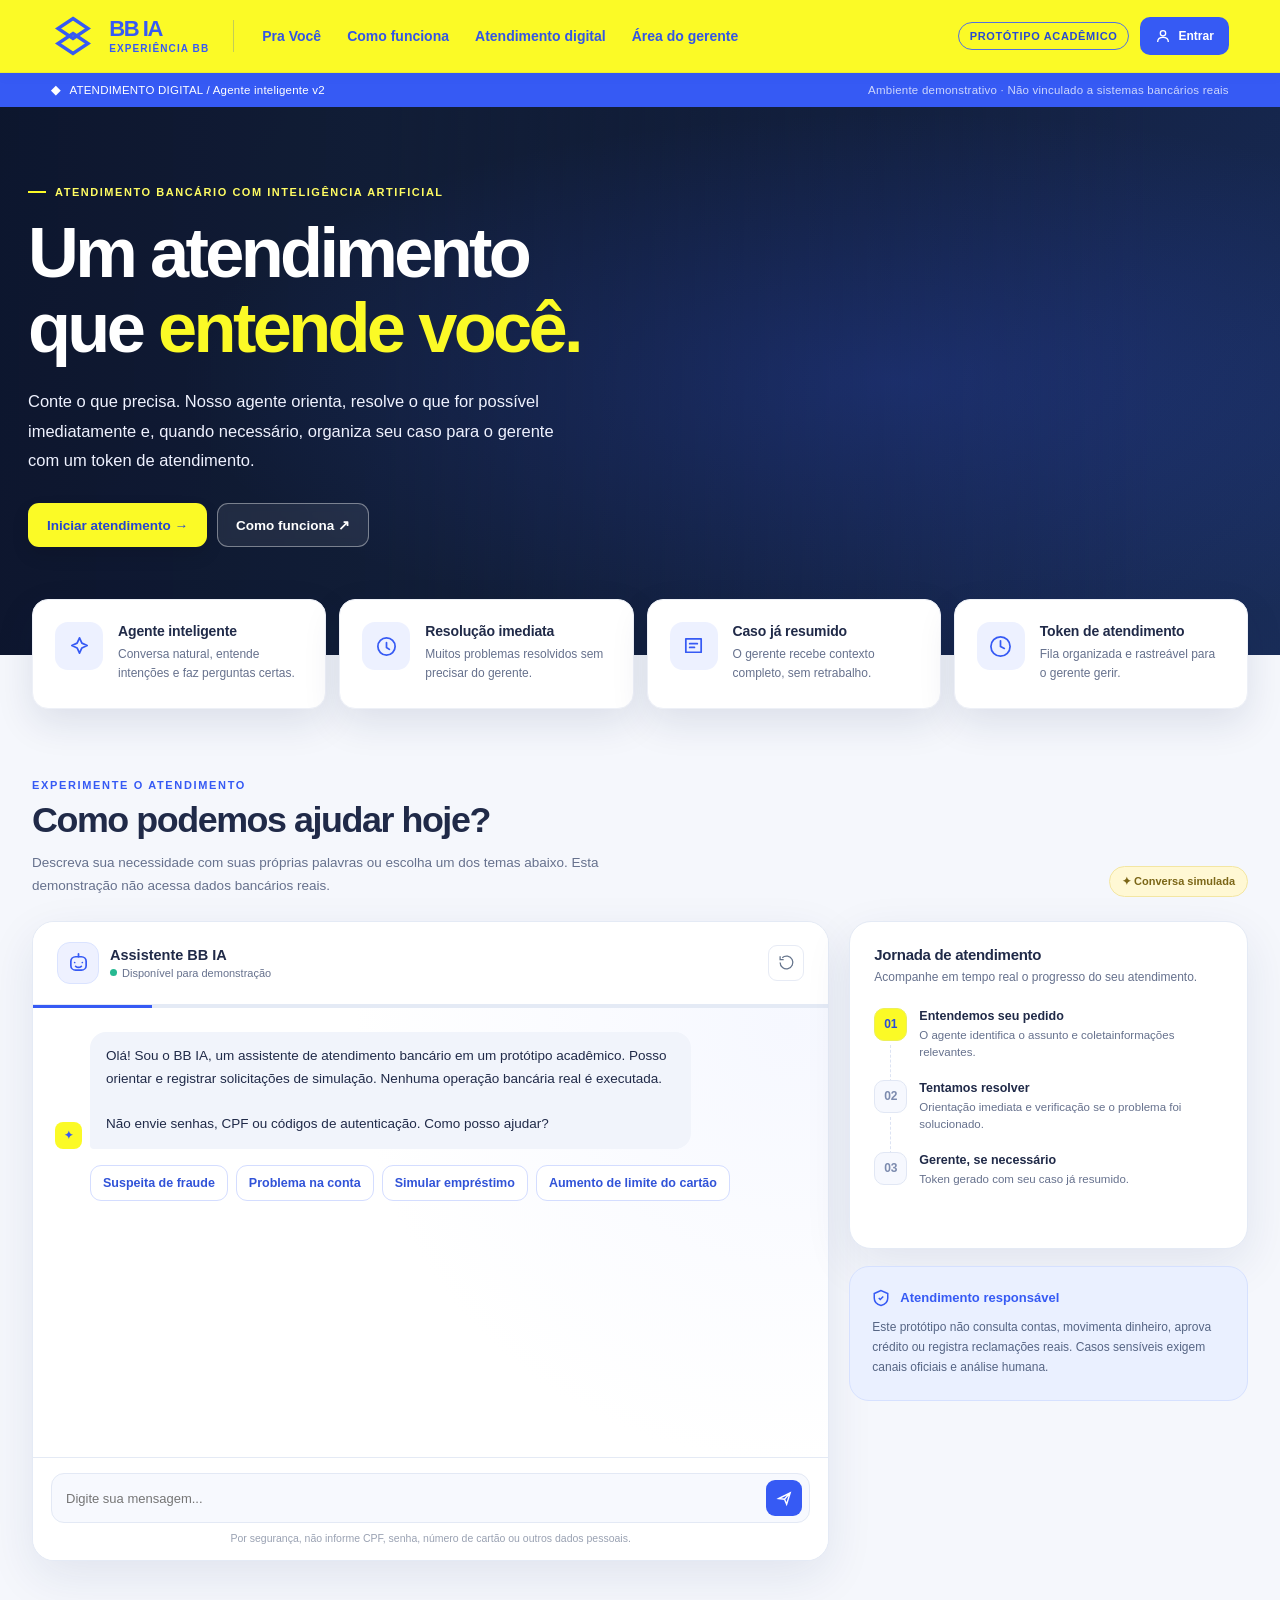
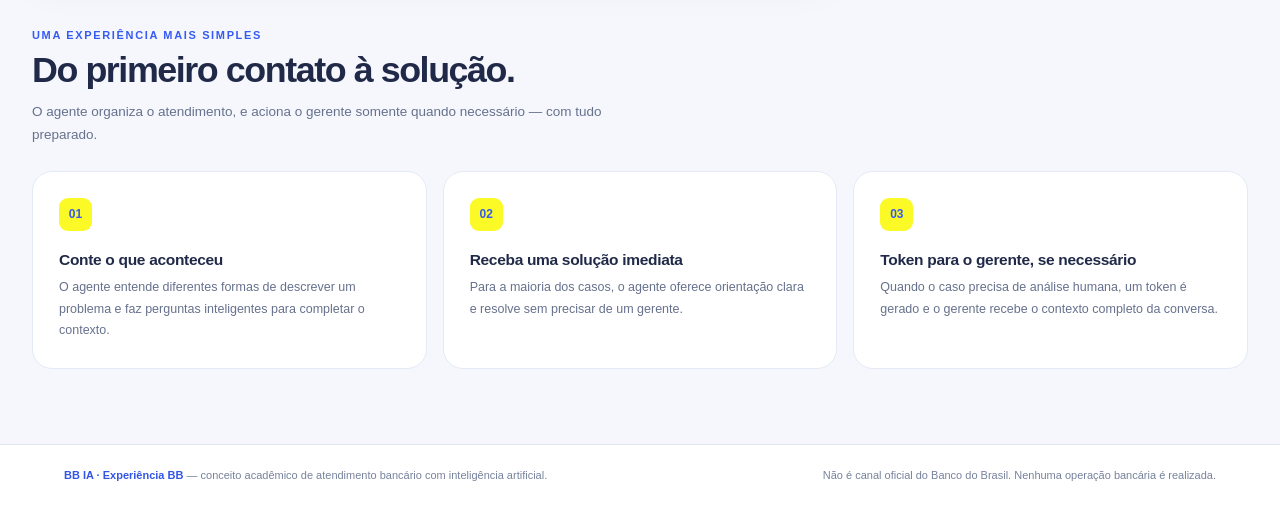
<file: SmartRobots/index.html>
<!doctype html>
<html lang="pt-BR">
  <head>
    <meta charset="utf-8" />
    <meta name="viewport" content="width=device-width, initial-scale=1" />
    <meta name="theme-color" content="#fbfa2b" />
    <title>BB IA | Agente de Atendimento Bancário Inteligente</title>
    <link rel="stylesheet" href="style.css" />
  </head>
  <body>
    <!-- ── HEADER ── -->
    <header class="site-header">
      <div class="header-inner">
        <button
          class="hamburger"
          type="button"
          id="menu-btn"
          aria-label="Abrir navegação"
          aria-expanded="false"
          aria-controls="mobile-menu"
        >
          <svg
            width="22"
            height="22"
            viewBox="0 0 24 24"
            fill="none"
            stroke="currentColor"
            stroke-width="2"
          >
            <path d="M4 6h16M4 12h16M4 18h16" />
          </svg>
        </button>
        <a
          href="index.html"
          class="brand"
          aria-label="BB IA – início"
        >
          <span class="brand-symbol" aria-hidden="true">
            <svg viewBox="0 0 48 48" fill="none">
              <path
                d="M24 3 42 15 24 27 6 15 24 3Z"
                stroke="currentColor"
                stroke-width="4"
              />
              <path
                d="m24 21 18 12-18 12L6 33l18-12Z"
                stroke="currentColor"
                stroke-width="4"
              />
            </svg>
          </span>
          <span class="brand-text">BB IA<small>EXPERIÊNCIA BB</small></span>
        </a>
        <span class="brand-divider" aria-hidden="true"></span>
        <nav class="primary-nav" aria-label="Navegação principal">
          <a class="nav-link" href="index.html">Pra Você</a>
          <a class="nav-link" href="#how">Como funciona</a>
          <a class="nav-link" href="#chat">Atendimento digital</a>
          <a class="nav-link" href="gerente.html">Área do gerente</a>
        </nav>
        <div class="header-actions">
          <span class="header-chip">Protótipo acadêmico</span>
          <a class="header-cta" id="header-profile-link" href="conta.html">
            <svg width="16" height="16" viewBox="0 0 24 24" fill="none" stroke="currentColor" stroke-width="2">
              <circle cx="12" cy="8" r="4" />
              <path d="M4 21c0-4.4 3.5-7 8-7s8 2.6 8 7" />
            </svg>
            <span id="header-profile-label">Entrar</span>
          </a>
        </div>
      </div>
      <nav class="mobile-menu" id="mobile-menu" aria-label="Navegação móvel">
        <a href="index.html">Pra Você</a>
        <a href="#chat">Atendimento digital</a>
        <a href="#how">Como funciona</a>
        <a href="gerente.html">Área do gerente</a>
      </nav>
    </header>
    <div class="info-ribbon">
      <div class="ribbon-inner">
        <span
          ><strong>◆</strong> ATENDIMENTO DIGITAL / Agente inteligente v2</span
        ><span class="ribbon-side"
          >Ambiente demonstrativo · Não vinculado a sistemas bancários
          reais</span
        >
      </div>
    </div>

    <!-- ══════════════════════════════════════════
     CUSTOMER VIEW
═══════════════════════════════════════════ -->
    <main id="customer-view">
      <section class="hero" id="inicio" aria-label="Atendimento inteligente">
        <div class="hero-content">
          <span class="eyebrow"
            >Atendimento bancário com inteligência artificial</span
          >
          <h1>Um atendimento que <em>entende você.</em></h1>
          <p>
            Conte o que precisa. Nosso agente orienta, resolve o que for
            possível imediatamente e, quando necessário, organiza seu caso para
            o gerente com um token de atendimento.
          </p>
          <div class="hero-buttons">
            <a href="#chat" class="button button-primary">Iniciar atendimento →</a>
            <a href="#how" class="button button-outline">Como funciona ↗</a>
          </div>
        </div>
      </section>

      <div class="feature-bar" aria-label="Benefícios">
        <article class="feature-card">
          <span class="feature-icon" aria-hidden="true"
            ><svg
              viewBox="0 0 24 24"
              fill="none"
              stroke="currentColor"
              stroke-linecap="round"
              stroke-linejoin="round"
            >
              <path
                d="m12 3 2.5 5.5L20 11l-5.5 2.5L12 19l-2.5-5.5L4 11l5.5-2.5Z"
              /></svg
          ></span>
          <div>
            <h3>Agente inteligente</h3>
            <p>Conversa natural, entende intenções e faz perguntas certas.</p>
          </div>
        </article>
        <article class="feature-card">
          <span class="feature-icon" aria-hidden="true"
            ><svg
              viewBox="0 0 24 24"
              fill="none"
              stroke="currentColor"
              stroke-linecap="round"
              stroke-linejoin="round"
            >
              <path d="M12 8v5l3 2" />
              <circle cx="12" cy="12" r="9" /></svg
          ></span>
          <div>
            <h3>Resolução imediata</h3>
            <p>Muitos problemas resolvidos sem precisar do gerente.</p>
          </div>
        </article>
        <article class="feature-card">
          <span class="feature-icon" aria-hidden="true"
            ><svg
              viewBox="0 0 24 24"
              fill="none"
              stroke="currentColor"
              stroke-linecap="round"
              stroke-linejoin="round"
            >
              <path d="M4 4h16v14H4z" />
              <path d="M8 9h8M8 13h5" /></svg
          ></span>
          <div>
            <h3>Caso já resumido</h3>
            <p>O gerente recebe contexto completo, sem retrabalho.</p>
          </div>
        </article>
        <article class="feature-card">
          <span class="feature-icon" aria-hidden="true"
            ><svg
              viewBox="0 0 24 24"
              fill="none"
              stroke="currentColor"
              stroke-linecap="round"
              stroke-linejoin="round"
            >
              <path d="M12 2a10 10 0 1 0 0 20A10 10 0 0 0 12 2Z" />
              <path d="M12 6v6l4 2" /></svg
          ></span>
          <div>
            <h3>Token de atendimento</h3>
            <p>Fila organizada e rastreável para o gerente gerir.</p>
          </div>
        </article>
      </div>

      <div class="main-content">
        <section id="chat" aria-labelledby="chat-title">
          <div class="section-top">
            <div>
              <span class="section-label">Experimente o atendimento</span>
              <h2 id="chat-title">Como podemos ajudar hoje?</h2>
              <p>
                Descreva sua necessidade com suas próprias palavras ou escolha
                um dos temas abaixo. Esta demonstração não acessa dados
                bancários reais.
              </p>
            </div>
            <span class="sim-pill">✦ Conversa simulada</span>
          </div>
          <div class="workspace">
            <!-- CHAT PANEL -->
            <section
              class="surface chat-panel"
              aria-label="Conversa com assistente virtual"
            >
              <div class="chat-head">
                <div class="agent-brand">
                  <span class="agent-avatar" aria-hidden="true">
                    <svg
                      viewBox="0 0 24 24"
                      fill="none"
                      stroke="currentColor"
                      stroke-width="1.8"
                      stroke-linecap="round"
                    >
                      <rect x="4" y="6" width="16" height="14" rx="5" />
                      <path
                        d="M12 3v3M8 12h.01M16 12h.01M9 16c1.7 1.3 4.3 1.3 6 0"
                      />
                    </svg>
                  </span>
                  <span>
                    <strong>Assistente BB IA</strong>
                    <small
                      ><span class="online-dot" aria-hidden="true"></span>
                      Disponível para demonstração</small
                    >
                  </span>
                </div>
                <div class="head-actions">
                  <button
                    class="icon-button"
                    type="button"
                    id="reset-chat"
                    aria-label="Reiniciar conversa"
                    title="Reiniciar conversa"
                  >
                    <svg
                      width="17"
                      height="17"
                      viewBox="0 0 24 24"
                      fill="none"
                      stroke="currentColor"
                      stroke-width="1.8"
                    >
                      <path d="M3 12a9 9 0 1 0 3-6.7M3 3v5h5" />
                    </svg>
                  </button>
                </div>
              </div>
              <div class="chat-progress">
                <div class="chat-progress-fill" id="chat-progress"></div>
              </div>
              <div
                class="chat-body"
                id="chat-messages"
                aria-live="polite"
                aria-relevant="additions text"
              ></div>
              <form class="chat-footer" id="message-form">
                <label for="message-input" class="sr-only"
                  >Descreva sua necessidade</label
                >
                <div class="chat-input" id="chat-input-wrap">
                  <input
                    id="message-input"
                    type="text"
                    autocomplete="off"
                    maxlength="280"
                    placeholder="Digite sua mensagem..."
                    aria-label="Sua mensagem"
                  />
                  <button
                    class="send-button"
                    type="submit"
                    id="send-btn"
                    aria-label="Enviar mensagem"
                  >
                    <svg
                      width="17"
                      height="17"
                      viewBox="0 0 24 24"
                      fill="none"
                      stroke="currentColor"
                      stroke-width="2"
                    >
                      <path d="m4 12 16-8-5 16-3-7-8-1ZM12 13l8-9" />
                    </svg>
                  </button>
                </div>
                <p class="chat-note">
                  Por segurança, não informe CPF, senha, número de cartão ou
                  outros dados pessoais.
                </p>
              </form>
            </section>

            <!-- SIDEBAR -->
            <aside
              class="sidebar"
              id="sidebar"
              aria-label="Etapas do atendimento"
            >
              <div class="surface side-card" id="journey-card">
                <h3 class="side-title">Jornada de atendimento</h3>
                <p class="side-intro">
                  Acompanhe em tempo real o progresso do seu atendimento.
                </p>
                <div class="timeline" id="journey">
                  <div class="timeline-item active" data-step="1">
                    <span class="step-number">01</span>
                    <div class="step-copy">
                      <strong>Entendemos seu pedido</strong>
                      <p>
                        O agente identifica o assunto e coletainformações
                        relevantes.
                      </p>
                    </div>
                  </div>
                  <div class="timeline-item" data-step="2">
                    <span class="step-number">02</span>
                    <div class="step-copy">
                      <strong>Tentamos resolver</strong>
                      <p>
                        Orientação imediata e verificação se o problema foi
                        solucionado.
                      </p>
                    </div>
                  </div>
                  <div class="timeline-item" data-step="3">
                    <span class="step-number">03</span>
                    <div class="step-copy">
                      <strong>Gerente, se necessário</strong>
                      <p>Token gerado com seu caso já resumido.</p>
                    </div>
                  </div>
                </div>
              </div>
              <div class="token-card" id="token-card" role="status">
                <div class="token-label">Token de atendimento gerado</div>
                <div class="token-number" id="token-number">AT-0000</div>
                <div id="token-priority-badge"></div>
                <p style="margin-top: 8px">
                  Seu caso foi adicionado à fila de atendimento. O gerente
                  receberá o resumo completo da nossa conversa.
                </p>
                <div class="token-meta">
                  <span id="token-position">Posição na fila: 1</span>
                  <strong id="token-status">Aguardando</strong>
                </div>
                <a
                  href="gerente.html"
                  class="button button-blue"
                  style="width: 100%; margin-top: 16px; display: flex"
                >
                  Ver painel do gerente →
                </a>
              </div>
              <div class="notice-card" id="notice-card">
                <div class="notice-top">
                  <svg
                    width="18"
                    height="18"
                    viewBox="0 0 24 24"
                    fill="none"
                    stroke="currentColor"
                    stroke-width="2"
                  >
                    <path
                      d="M12 2 3 6v6c0 5.5 3.4 8.7 9 10 5.6-1.3 9-4.5 9-10V6l-9-4Z"
                    />
                    <path d="m9 12 2 2 4-4" />
                  </svg>
                  Atendimento responsável
                </div>
                <p>
                  Este protótipo não consulta contas, movimenta dinheiro, aprova
                  crédito ou registra reclamações reais. Casos sensíveis exigem
                  canais oficiais e análise humana.
                </p>
              </div>
              <div class="fraud-alert-card" id="fraud-alert-card" role="alert">
                <div class="fraud-alert-top">
                  <svg
                    width="18"
                    height="18"
                    viewBox="0 0 24 24"
                    fill="none"
                    stroke="currentColor"
                    stroke-width="2"
                  >
                    <path
                      d="M10.29 3.86 1.82 18a2 2 0 0 0 1.71 3h16.94a2 2 0 0 0 1.71-3L13.71 3.86a2 2 0 0 0-3.42 0z"
                    />
                    <line x1="12" y1="9" x2="12" y2="13" />
                    <line x1="12" y1="17" x2="12.01" y2="17" />
                  </svg>
                  Alerta de segurança ativo
                </div>
                <p>
                  Em caso de fraude confirmada, entre em contato com os canais
                  oficiais:<br /><br />
                  <a href="tel:40040001">4004-0001</a> (capitais)<br />
                  <a href="tel:08007290001">0800-729-0001</a>
                  (demais)<br /><br />
                  Registre também um <strong>Boletim de Ocorrência</strong> para
                  proteger seus direitos.
                </p>
              </div>
            </aside>
          </div>
        </section>

        <section class="how-it-works" id="how" aria-labelledby="how-title">
          <div class="section-top">
            <div>
              <span class="section-label">Uma experiência mais simples</span>
              <h2 id="how-title">Do primeiro contato à solução.</h2>
              <p>
                O agente organiza o atendimento, e aciona o gerente somente
                quando necessário — com tudo preparado.
              </p>
            </div>
          </div>
          <div class="how-grid">
            <article class="how-item">
              <span class="index">01</span>
              <h3>Conte o que aconteceu</h3>
              <p>
                O agente entende diferentes formas de descrever um problema e
                faz perguntas inteligentes para completar o contexto.
              </p>
            </article>
            <article class="how-item">
              <span class="index">02</span>
              <h3>Receba uma solução imediata</h3>
              <p>
                Para a maioria dos casos, o agente oferece orientação clara e
                resolve sem precisar de um gerente.
              </p>
            </article>
            <article class="how-item">
              <span class="index">03</span>
              <h3>Token para o gerente, se necessário</h3>
              <p>
                Quando o caso precisa de análise humana, um token é gerado e o
                gerente recebe o contexto completo da conversa.
              </p>
            </article>
          </div>
        </section>
      </div>
    </main>

    <footer class="footer">
      <div>
        <strong>BB IA · Experiência BB</strong> — conceito acadêmico de
        atendimento bancário com inteligência artificial.
      </div>
      <div>
        Não é canal oficial do Banco do Brasil. Nenhuma operação bancária é
        realizada.
      </div>
    </footer>
    <div class="toast" role="status" aria-live="polite" id="toast"></div>

    <script src="main.js"></script>
    <script>
      // Update header profile link based on auth state
      (function () {
        const tok  = localStorage.getItem("bbIA_token");
        const link  = document.getElementById("header-profile-link");
        const label = document.getElementById("header-profile-label");
        if (tok && link && label) {
          const user = JSON.parse(localStorage.getItem("bbIA_user") || "{}");
          link.href    = "perfil.html";
          label.textContent = user.name ? user.name.split(" ")[0] : "Meu perfil";
        }
      })();
    </script>
  </body>
</html>
</file>
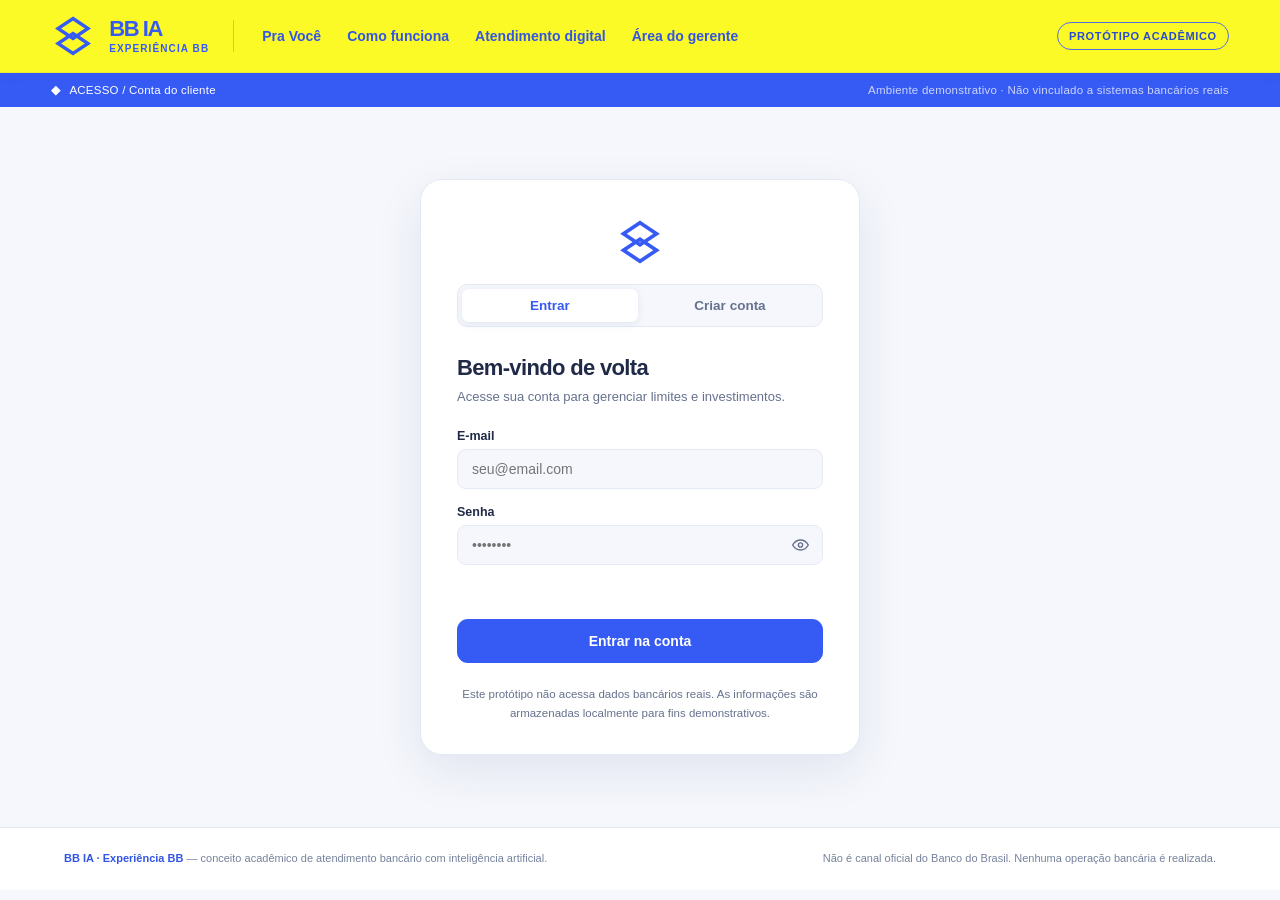
<file: SmartRobots/conta.html>
<!doctype html>
<html lang="pt-BR">
  <head>
    <meta charset="utf-8" />
    <meta name="viewport" content="width=device-width, initial-scale=1" />
    <meta name="theme-color" content="#fbfa2b" />
    <title>BB IA | Entrar / Criar conta</title>
    <link rel="stylesheet" href="style.css" />
    <link rel="stylesheet" href="conta.css" />
  </head>
  <body>
    <!-- ── HEADER ── -->
    <header class="site-header">
      <div class="header-inner">
        <button class="hamburger" type="button" id="menu-btn"
          aria-label="Abrir navegação" aria-expanded="false" aria-controls="mobile-menu">
          <svg width="22" height="22" viewBox="0 0 24 24" fill="none" stroke="currentColor" stroke-width="2">
            <path d="M4 6h16M4 12h16M4 18h16" />
          </svg>
        </button>
        <a href="index.html" class="brand" aria-label="BB IA – início">
          <span class="brand-symbol" aria-hidden="true">
            <svg viewBox="0 0 48 48" fill="none">
              <path d="M24 3 42 15 24 27 6 15 24 3Z" stroke="currentColor" stroke-width="4" />
              <path d="m24 21 18 12-18 12L6 33l18-12Z" stroke="currentColor" stroke-width="4" />
            </svg>
          </span>
          <span class="brand-text">BB IA<small>EXPERIÊNCIA BB</small></span>
        </a>
        <span class="brand-divider" aria-hidden="true"></span>
        <nav class="primary-nav" aria-label="Navegação principal">
          <a class="nav-link" href="index.html">Pra Você</a>
          <a class="nav-link" href="index.html#how">Como funciona</a>
          <a class="nav-link" href="index.html#chat">Atendimento digital</a>
          <a class="nav-link" href="gerente.html">Área do gerente</a>
        </nav>
        <div class="header-actions">
          <span class="header-chip">Protótipo acadêmico</span>
        </div>
      </div>
      <nav class="mobile-menu" id="mobile-menu" aria-label="Navegação móvel">
        <a href="index.html">Pra Você</a>
        <a href="index.html#chat">Atendimento digital</a>
        <a href="index.html#how">Como funciona</a>
        <a href="gerente.html">Área do gerente</a>
      </nav>
    </header>
    <div class="info-ribbon">
      <div class="ribbon-inner">
        <span><strong>◆</strong> ACESSO / Conta do cliente</span>
        <span class="ribbon-side">Ambiente demonstrativo · Não vinculado a sistemas bancários reais</span>
      </div>
    </div>

    <main class="auth-main">
      <div class="auth-card surface">
        <!-- Logo mark -->
        <div class="auth-logo">
          <svg viewBox="0 0 48 48" fill="none">
            <path d="M24 3 42 15 24 27 6 15 24 3Z" stroke="currentColor" stroke-width="4"/>
            <path d="m24 21 18 12-18 12L6 33l18-12Z" stroke="currentColor" stroke-width="4"/>
          </svg>
        </div>

        <!-- Tab switcher -->
        <div class="auth-tabs" role="tablist">
          <button class="auth-tab active" id="tab-login" role="tab"
            aria-selected="true" aria-controls="panel-login" type="button">
            Entrar
          </button>
          <button class="auth-tab" id="tab-register" role="tab"
            aria-selected="false" aria-controls="panel-register" type="button">
            Criar conta
          </button>
        </div>

        <!-- LOGIN PANEL -->
        <div id="panel-login" role="tabpanel" aria-labelledby="tab-login">
          <h1 class="auth-title">Bem-vindo de volta</h1>
          <p class="auth-sub">Acesse sua conta para gerenciar limites e investimentos.</p>
          <form id="login-form" class="auth-form" novalidate>
            <div class="field-group">
              <label for="login-email">E-mail</label>
              <input id="login-email" type="email" autocomplete="email"
                placeholder="seu@email.com" required />
            </div>
            <div class="field-group">
              <label for="login-password">Senha</label>
              <div class="input-pw-wrap">
                <input id="login-password" type="password" autocomplete="current-password"
                  placeholder="••••••••" required />
                <button type="button" class="pw-toggle" aria-label="Mostrar senha" data-target="login-password">
                  <svg width="17" height="17" viewBox="0 0 24 24" fill="none" stroke="currentColor" stroke-width="2">
                    <path d="M1 12s4-7 11-7 11 7 11 7-4 7-11 7-11-7-11-7z"/><circle cx="12" cy="12" r="3"/>
                  </svg>
                </button>
              </div>
            </div>
            <div id="login-error" class="auth-error" role="alert" aria-live="polite"></div>
            <button type="submit" class="button button-blue auth-submit" id="login-btn">
              Entrar na conta
            </button>
          </form>
        </div>

        <!-- REGISTER PANEL -->
        <div id="panel-register" role="tabpanel" aria-labelledby="tab-register" hidden>
          <h1 class="auth-title">Criar conta</h1>
          <p class="auth-sub">Configure seus limites e acompanhe seus investimentos.</p>
          <form id="register-form" class="auth-form" novalidate>
            <div class="field-group">
              <label for="reg-name">Nome completo</label>
              <input id="reg-name" type="text" autocomplete="name"
                placeholder="João da Silva" required />
            </div>
            <div class="field-group">
              <label for="reg-email">E-mail</label>
              <input id="reg-email" type="email" autocomplete="email"
                placeholder="seu@email.com" required />
            </div>
            <div class="field-group">
              <label for="reg-password">Senha <small>(mínimo 6 caracteres)</small></label>
              <div class="input-pw-wrap">
                <input id="reg-password" type="password" autocomplete="new-password"
                  placeholder="••••••••" required minlength="6" />
                <button type="button" class="pw-toggle" aria-label="Mostrar senha" data-target="reg-password">
                  <svg width="17" height="17" viewBox="0 0 24 24" fill="none" stroke="currentColor" stroke-width="2">
                    <path d="M1 12s4-7 11-7 11 7 11 7-4 7-11 7-11-7-11-7z"/><circle cx="12" cy="12" r="3"/>
                  </svg>
                </button>
              </div>
            </div>
            <div class="field-group">
              <label for="reg-confirm">Confirmar senha</label>
              <div class="input-pw-wrap">
                <input id="reg-confirm" type="password" autocomplete="new-password"
                  placeholder="••••••••" required />
                <button type="button" class="pw-toggle" aria-label="Mostrar senha" data-target="reg-confirm">
                  <svg width="17" height="17" viewBox="0 0 24 24" fill="none" stroke="currentColor" stroke-width="2">
                    <path d="M1 12s4-7 11-7 11 7 11 7-4 7-11 7-11-7-11-7z"/><circle cx="12" cy="12" r="3"/>
                  </svg>
                </button>
              </div>
            </div>
            <div id="register-error" class="auth-error" role="alert" aria-live="polite"></div>
            <button type="submit" class="button button-blue auth-submit" id="register-btn">
              Criar minha conta
            </button>
          </form>
        </div>

        <p class="auth-note">
          Este protótipo não acessa dados bancários reais.
          As informações são armazenadas localmente para fins demonstrativos.
        </p>
      </div>
    </main>

    <footer class="footer">
      <div><strong>BB IA · Experiência BB</strong> — conceito acadêmico de atendimento bancário com inteligência artificial.</div>
      <div>Não é canal oficial do Banco do Brasil. Nenhuma operação bancária é realizada.</div>
    </footer>
    <div class="toast" role="status" aria-live="polite" id="toast"></div>
    <script src="conta.js"></script>
  </body>
</html>
</file>
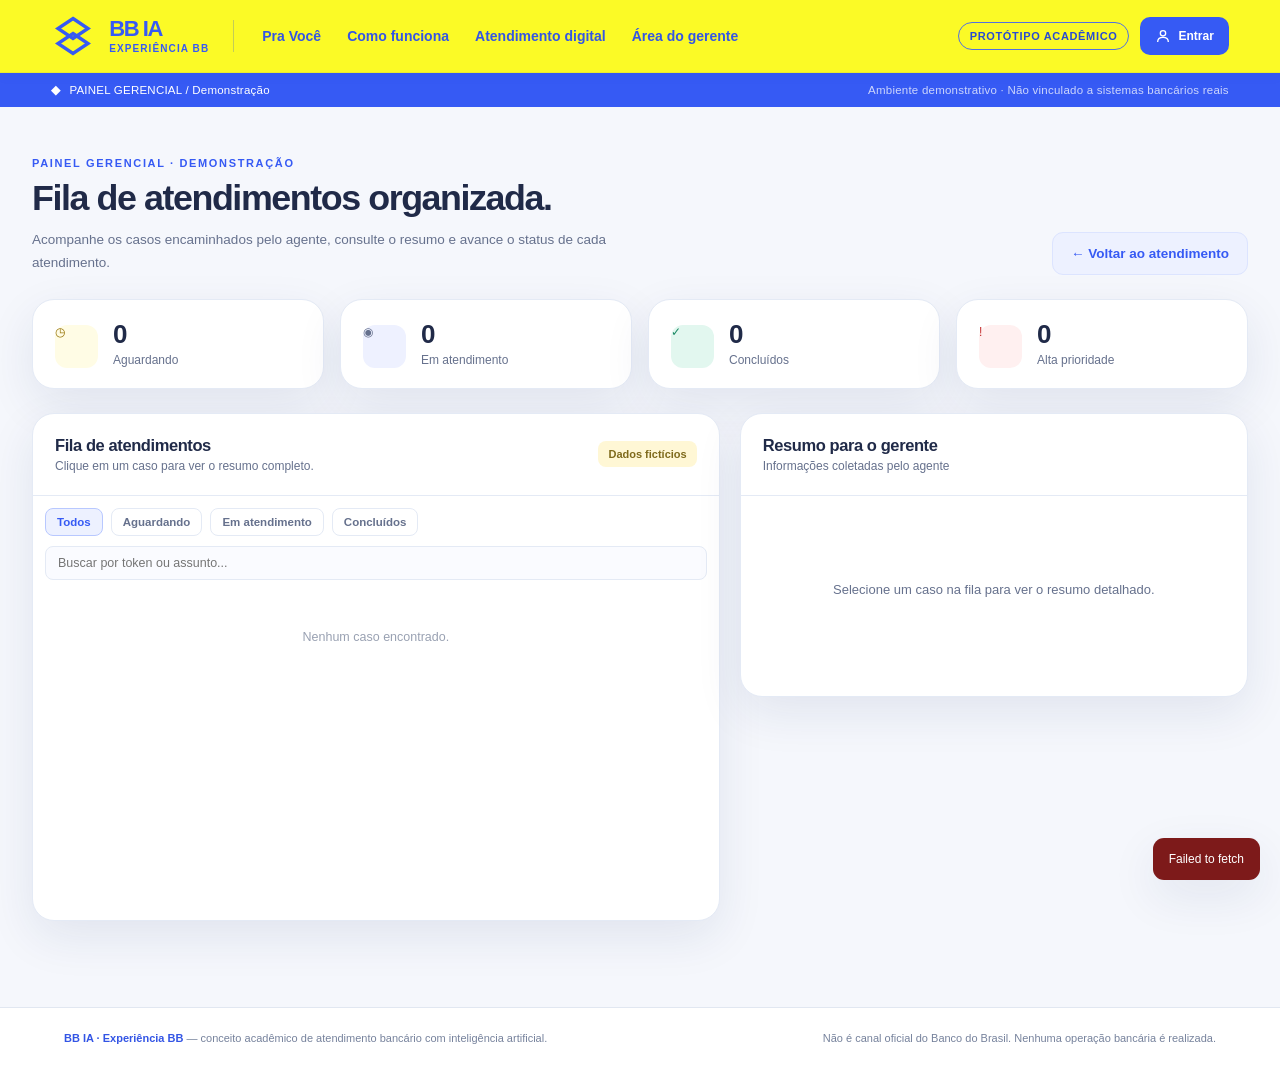
<file: SmartRobots/gerente.html>
<!doctype html>
<html lang="pt-BR">
  <head>
    <meta charset="utf-8" />
    <meta name="viewport" content="width=device-width, initial-scale=1" />
    <meta name="theme-color" content="#fbfa2b" />
    <title>BB IA | Painel do Gerente</title>
    <link rel="stylesheet" href="style.css" />
  </head>
  <body>
    <!-- ── HEADER ── -->
    <header class="site-header">
      <div class="header-inner">
        <button
          class="hamburger"
          type="button"
          id="menu-btn"
          aria-label="Abrir navegação"
          aria-expanded="false"
          aria-controls="mobile-menu"
        >
          <svg
            width="22"
            height="22"
            viewBox="0 0 24 24"
            fill="none"
            stroke="currentColor"
            stroke-width="2"
          >
            <path d="M4 6h16M4 12h16M4 18h16" />
          </svg>
        </button>
        <a href="index.html" class="brand" aria-label="BB IA – início">
          <span class="brand-symbol" aria-hidden="true">
            <svg viewBox="0 0 48 48" fill="none">
              <path
                d="M24 3 42 15 24 27 6 15 24 3Z"
                stroke="currentColor"
                stroke-width="4"
              />
              <path
                d="m24 21 18 12-18 12L6 33l18-12Z"
                stroke="currentColor"
                stroke-width="4"
              />
            </svg>
          </span>
          <span class="brand-text">BB IA<small>EXPERIÊNCIA BB</small></span>
        </a>
        <span class="brand-divider" aria-hidden="true"></span>
        <nav class="primary-nav" aria-label="Navegação principal">
          <a class="nav-link" href="index.html">Pra Você</a>
          <a class="nav-link" href="index.html#how">Como funciona</a>
          <a class="nav-link" href="index.html#chat">Atendimento digital</a>
          <a class="nav-link" href="gerente.html" aria-current="page"
            >Área do gerente</a
          >
        </nav>
        <div class="header-actions">
          <span class="header-chip">Protótipo acadêmico</span>
          <a class="header-cta" id="header-profile-link" href="conta.html">
            <svg width="16" height="16" viewBox="0 0 24 24" fill="none" stroke="currentColor" stroke-width="2">
              <circle cx="12" cy="8" r="4" />
              <path d="M4 21c0-4.4 3.5-7 8-7s8 2.6 8 7" />
            </svg>
            <span id="header-profile-label">Entrar</span>
          </a>
        </div>
      </div>
      <nav class="mobile-menu" id="mobile-menu" aria-label="Navegação móvel">
        <a href="index.html">Pra Você</a>
        <a href="index.html#chat">Atendimento digital</a>
        <a href="index.html#how">Como funciona</a>
        <a href="gerente.html">Área do gerente</a>
      </nav>
    </header>
    <div class="info-ribbon">
      <div class="ribbon-inner">
        <span><strong>◆</strong> PAINEL GERENCIAL / Demonstração</span>
        <span class="ribbon-side"
          >Ambiente demonstrativo · Não vinculado a sistemas bancários
          reais</span
        >
      </div>
    </div>

    <!-- ── MANAGER VIEW ── -->
    <main class="manager-main" aria-labelledby="manager-title">
      <div class="section-top">
        <div>
          <span class="section-label">Painel gerencial · Demonstração</span>
          <h2 id="manager-title">Fila de atendimentos organizada.</h2>
          <p>
            Acompanhe os casos encaminhados pelo agente, consulte o resumo e
            avance o status de cada atendimento.
          </p>
        </div>
        <a href="index.html" class="button button-quiet"
          >← Voltar ao atendimento</a
        >
      </div>
      <div class="manager-stats">
        <article class="surface manager-stat">
          <span class="stat-icon yellow">◷</span>
          <div>
            <strong id="metric-waiting">0</strong><span>Aguardando</span>
          </div>
        </article>
        <article class="surface manager-stat">
          <span class="stat-icon">◉</span>
          <div>
            <strong id="metric-active">0</strong><span>Em atendimento</span>
          </div>
        </article>
        <article class="surface manager-stat">
          <span class="stat-icon green">✓</span>
          <div><strong id="metric-done">0</strong><span>Concluídos</span></div>
        </article>
        <article class="surface manager-stat">
          <span class="stat-icon red">!</span>
          <div>
            <strong id="metric-high">0</strong><span>Alta prioridade</span>
          </div>
        </article>
      </div>
      <div class="manager-layout">
        <section class="surface" aria-label="Fila de atendimentos">
          <div class="dashboard-header">
            <div>
              <h3>Fila de atendimentos</h3>
              <p>Clique em um caso para ver o resumo completo.</p>
            </div>
            <span class="badge-demo">Dados fictícios</span>
          </div>
          <div class="filter-bar" role="group" aria-label="Filtrar por status">
            <button class="filter-btn active" data-filter="all">Todos</button>
            <button class="filter-btn" data-filter="waiting">Aguardando</button>
            <button class="filter-btn" data-filter="active">
              Em atendimento
            </button>
            <button class="filter-btn" data-filter="done">Concluídos</button>
          </div>
          <div class="search-bar">
            <input
              type="search"
              id="case-search"
              placeholder="Buscar por token ou assunto..."
              aria-label="Buscar caso"
            />
          </div>
          <div id="case-list" class="case-list" role="list"></div>
        </section>
        <section class="surface" aria-label="Resumo do caso selecionado">
          <div class="dashboard-header">
            <div>
              <h3>Resumo para o gerente</h3>
              <p>Informações coletadas pelo agente</p>
            </div>
          </div>
          <div class="summary-content" id="case-summary">
            <p class="summary-empty">
              Selecione um caso na fila para ver o resumo detalhado.
            </p>
          </div>
        </section>
      </div>
    </main>

    <footer class="footer">
      <div>
        <strong>BB IA · Experiência BB</strong> — conceito acadêmico de
        atendimento bancário com inteligência artificial.
      </div>
      <div>
        Não é canal oficial do Banco do Brasil. Nenhuma operação bancária é
        realizada.
      </div>
    </footer>
    <div class="toast" role="status" aria-live="polite" id="toast"></div>

    <script src="gerente.js"></script>
    <script>
      (function () {
        const tok   = localStorage.getItem("bbIA_token");
        const link  = document.getElementById("header-profile-link");
        const label = document.getElementById("header-profile-label");
        if (tok && link && label) {
          const user = JSON.parse(localStorage.getItem("bbIA_user") || "{}");
          link.href = "perfil.html";
          label.textContent = user.name ? user.name.split(" ")[0] : "Meu perfil";
        }
      })();
    </script>
  </body>
</html>
</file>
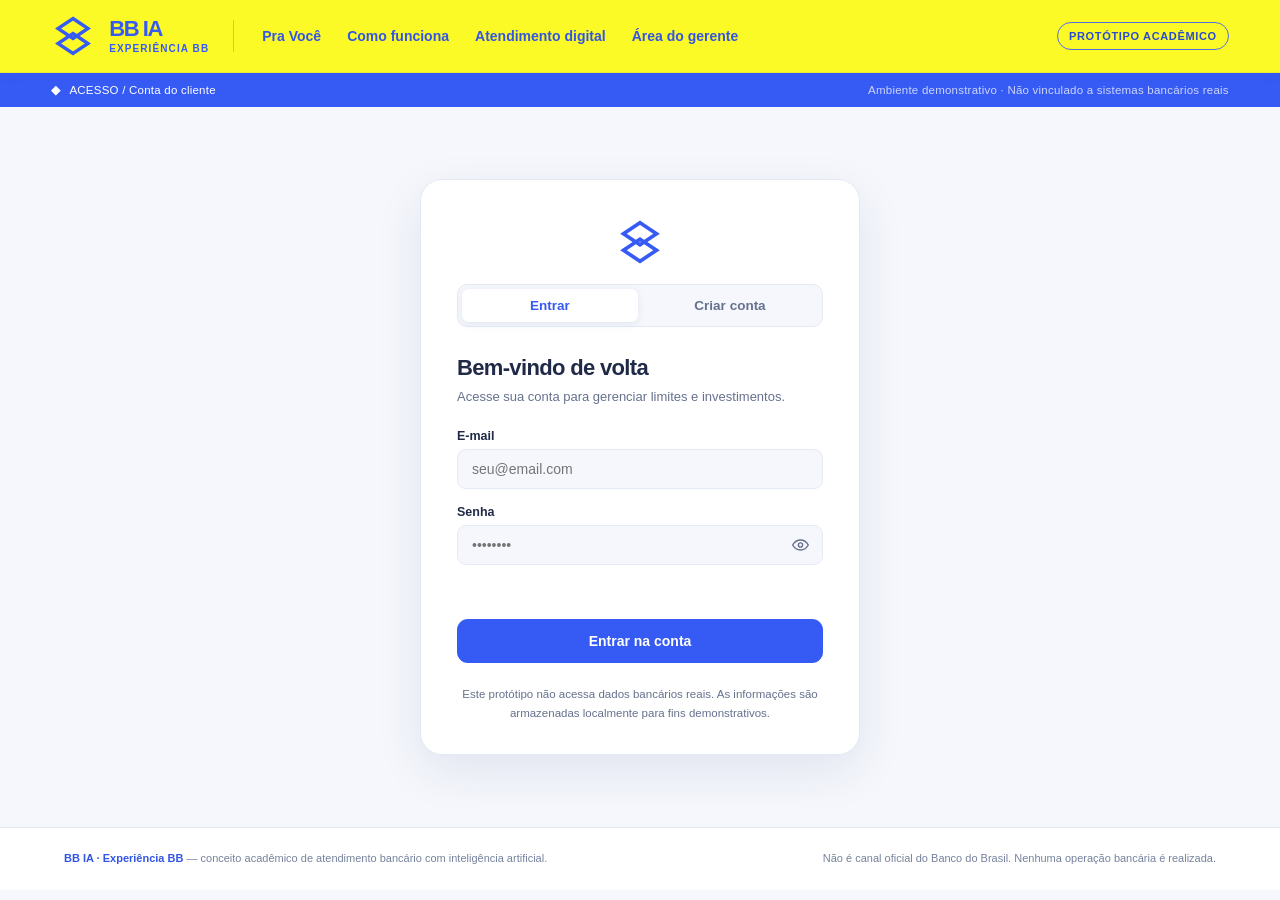
<file: SmartRobots/perfil.html>
<!doctype html>
<html lang="pt-BR">
  <head>
    <meta charset="utf-8" />
    <meta name="viewport" content="width=device-width, initial-scale=1" />
    <meta name="theme-color" content="#fbfa2b" />
    <title>BB IA | Meu Perfil</title>
    <link rel="stylesheet" href="style.css" />
    <link rel="stylesheet" href="conta.css" />
  </head>
  <body>
    <!-- ── HEADER ── -->
    <header class="site-header">
      <div class="header-inner">
        <button class="hamburger" type="button" id="menu-btn"
          aria-label="Abrir navegação" aria-expanded="false" aria-controls="mobile-menu">
          <svg width="22" height="22" viewBox="0 0 24 24" fill="none" stroke="currentColor" stroke-width="2">
            <path d="M4 6h16M4 12h16M4 18h16" />
          </svg>
        </button>
        <a href="index.html" class="brand" aria-label="BB IA – início">
          <span class="brand-symbol" aria-hidden="true">
            <svg viewBox="0 0 48 48" fill="none">
              <path d="M24 3 42 15 24 27 6 15 24 3Z" stroke="currentColor" stroke-width="4" />
              <path d="m24 21 18 12-18 12L6 33l18-12Z" stroke="currentColor" stroke-width="4" />
            </svg>
          </span>
          <span class="brand-text">BB IA<small>EXPERIÊNCIA BB</small></span>
        </a>
        <span class="brand-divider" aria-hidden="true"></span>
        <nav class="primary-nav" aria-label="Navegação principal">
          <a class="nav-link" href="index.html">Pra Você</a>
          <a class="nav-link" href="index.html#how">Como funciona</a>
          <a class="nav-link" href="index.html#chat">Atendimento digital</a>
          <a class="nav-link" href="gerente.html">Área do gerente</a>
        </nav>
        <div class="header-actions">
          <span class="header-chip">Protótipo acadêmico</span>
          <button class="header-cta" id="logout-btn" type="button">
            <svg width="16" height="16" viewBox="0 0 24 24" fill="none" stroke="currentColor" stroke-width="2">
              <path d="M9 21H5a2 2 0 0 1-2-2V5a2 2 0 0 1 2-2h4"/>
              <polyline points="16 17 21 12 16 7"/><line x1="21" y1="12" x2="9" y2="12"/>
            </svg>
            Sair
          </button>
        </div>
      </div>
      <nav class="mobile-menu" id="mobile-menu" aria-label="Navegação móvel">
        <a href="index.html">Pra Você</a>
        <a href="index.html#chat">Atendimento digital</a>
        <a href="index.html#how">Como funciona</a>
        <a href="gerente.html">Área do gerente</a>
      </nav>
    </header>
    <div class="info-ribbon">
      <div class="ribbon-inner">
        <span><strong>◆</strong> MEU PERFIL / Limites, cartões e investimentos</span>
        <span class="ribbon-side">Ambiente demonstrativo · Não vinculado a sistemas bancários reais</span>
      </div>
    </div>

    <main class="perfil-main">
      <!-- ── Greeting ── -->
      <div class="perfil-header">
        <div>
          <span class="section-label">Painel do cliente</span>
          <h2 id="greeting-name">Olá!</h2>
          <p id="greeting-email" class="perfil-email"></p>
        </div>
        <a href="index.html#chat" class="button button-blue">
          <svg width="15" height="15" viewBox="0 0 24 24" fill="none" stroke="currentColor" stroke-width="2">
            <path d="M21 15a2 2 0 0 1-2 2H7l-4 4V5a2 2 0 0 1 2-2h14a2 2 0 0 1 2 2z"/>
          </svg>
          Falar com o agente
        </a>
      </div>

      <div class="perfil-grid">

        <!-- ══ LIMITES ══ -->
        <section class="surface perfil-card" aria-labelledby="limits-title">
          <div class="card-head">
            <div>
              <span class="section-label">Configurações</span>
              <h3 id="limits-title">Limites bancários</h3>
            </div>
            <span class="badge-info">Editar</span>
          </div>

          <!-- PIX limit -->
          <div class="limit-row" id="pix-row">
            <div class="limit-info">
              <span class="limit-icon pix-icon">
                <svg viewBox="0 0 24 24" fill="none" stroke="currentColor" stroke-width="2" stroke-linecap="round">
                  <path d="m13 2-2 2.5h3L12 7"/><path d="M10 14c.8.8 1.8 1.3 3 1.3s2.2-.5 3-1.3"/><circle cx="12" cy="12" r="9"/>
                </svg>
              </span>
              <div>
                <strong>Limite PIX</strong>
                <p>Por transação — editável livremente</p>
              </div>
            </div>
            <div class="limit-value-wrap">
              <span class="limit-value" id="pix-limit-display">R$ 1.000,00</span>
              <button class="icon-button edit-btn" type="button" data-field="pix" aria-label="Editar limite PIX">
                <svg width="15" height="15" viewBox="0 0 24 24" fill="none" stroke="currentColor" stroke-width="2">
                  <path d="M11 4H4a2 2 0 0 0-2 2v14a2 2 0 0 0 2 2h14a2 2 0 0 0 2-2v-7"/>
                  <path d="M18.5 2.5a2.121 2.121 0 0 1 3 3L12 15l-4 1 1-4Z"/>
                </svg>
              </button>
            </div>
          </div>
          <div class="limit-edit-form" id="pix-edit-form" hidden>
            <label for="pix-input">Novo limite PIX (máx. R$ 50.000)</label>
            <div class="edit-row">
              <input id="pix-input" type="number" min="0" max="50000" step="50" placeholder="1000" />
              <button type="button" class="button button-blue save-limit-btn" data-field="pix">Salvar</button>
              <button type="button" class="button button-quiet cancel-limit-btn" data-field="pix">Cancelar</button>
            </div>
            <div class="field-error" id="pix-error"></div>
          </div>

          <div class="limit-divider"></div>

          <!-- Credit card limit -->
          <div class="limit-row" id="credit-row">
            <div class="limit-info">
              <span class="limit-icon card-icon">
                <svg viewBox="0 0 24 24" fill="none" stroke="currentColor" stroke-width="2" stroke-linecap="round">
                  <rect x="1" y="4" width="22" height="16" rx="2" ry="2"/>
                  <line x1="1" y1="10" x2="23" y2="10"/>
                </svg>
              </span>
              <div>
                <strong>Limite cartão de crédito</strong>
                <p id="credit-limit-sub">Pode ser alterado <strong>uma vez</strong> pelo cliente</p>
              </div>
            </div>
            <div class="limit-value-wrap">
              <span class="limit-value" id="credit-limit-display">R$ 500,00</span>
              <button class="icon-button edit-btn" type="button" id="credit-edit-btn"
                data-field="credit" aria-label="Editar limite do cartão">
                <svg width="15" height="15" viewBox="0 0 24 24" fill="none" stroke="currentColor" stroke-width="2">
                  <path d="M11 4H4a2 2 0 0 0-2 2v14a2 2 0 0 0 2 2h14a2 2 0 0 0 2-2v-7"/>
                  <path d="M18.5 2.5a2.121 2.121 0 0 1 3 3L12 15l-4 1 1-4Z"/>
                </svg>
              </button>
            </div>
          </div>
          <div class="limit-edit-form" id="credit-edit-form" hidden>
            <label for="credit-input">Novo limite do cartão (máx. R$ 100.000)</label>
            <div class="edit-row">
              <input id="credit-input" type="number" min="0" max="100000" step="100" placeholder="500" />
              <button type="button" class="button button-blue save-limit-btn" data-field="credit">Salvar</button>
              <button type="button" class="button button-quiet cancel-limit-btn" data-field="credit">Cancelar</button>
            </div>
            <div class="field-error" id="credit-error"></div>
          </div>

          <!-- Locked credit state -->
          <div class="limit-locked-notice" id="credit-locked-notice" hidden>
            <svg width="15" height="15" viewBox="0 0 24 24" fill="none" stroke="currentColor" stroke-width="2">
              <rect x="3" y="11" width="18" height="11" rx="2" ry="2"/>
              <path d="M7 11V7a5 5 0 0 1 10 0v4"/>
            </svg>
            Limite já alterado. Para solicitar novo aumento, 
            <a href="index.html#chat">fale com o agente</a>.
          </div>
        </section>

        <!-- ══ INVESTIMENTOS ══ -->
        <section class="surface perfil-card" aria-labelledby="invest-title">
          <div class="card-head">
            <div>
              <span class="section-label">Carteira</span>
              <h3 id="invest-title">Meus investimentos</h3>
            </div>
            <button class="button button-quiet btn-sm" type="button" id="new-invest-btn">
              + Adicionar
            </button>
          </div>

          <!-- Add investment form (hidden by default) -->
          <div class="invest-add-form surface-inset" id="invest-add-form" hidden>
            <h4>Novo investimento</h4>
            <div class="field-group">
              <label for="inv-name">Nome / descrição</label>
              <input id="inv-name" type="text" placeholder="Ex: Tesouro Selic 2029" />
            </div>
            <div class="field-group">
              <label for="inv-type">Tipo</label>
              <select id="inv-type">
                <option value="tesouro_selic">Tesouro Selic</option>
                <option value="tesouro_ipca">Tesouro IPCA+</option>
                <option value="cdb">CDB</option>
                <option value="lci">LCI</option>
                <option value="lca">LCA</option>
                <option value="fundo_renda_fixa">Fundo Renda Fixa</option>
                <option value="fundo_multimercado">Fundo Multimercado</option>
                <option value="acoes">Ações</option>
                <option value="outro">Outro</option>
              </select>
            </div>
            <div class="field-group">
              <label for="inv-balance">Saldo inicial (R$)</label>
              <input id="inv-balance" type="number" min="0" step="1" placeholder="0,00" />
            </div>
            <div class="field-error" id="invest-add-error"></div>
            <div class="invest-form-actions">
              <button type="button" class="button button-blue btn-sm" id="invest-save-btn">Salvar investimento</button>
              <button type="button" class="button button-quiet btn-sm" id="invest-cancel-btn">Cancelar</button>
            </div>
          </div>

          <!-- Investment list -->
          <div id="invest-list" class="invest-list">
            <p class="invest-empty" id="invest-empty">
              Você ainda não tem investimentos cadastrados.<br/>
              Clique em <strong>Adicionar</strong> para começar.
            </p>
          </div>

          <div class="invest-total-row">
            <span>Total na carteira</span>
            <strong id="invest-total">R$ 0,00</strong>
          </div>
        </section>

        <!-- ══ CARTÕES ══ -->
        <section class="surface perfil-card" aria-labelledby="cards-title">
          <div class="card-head">
            <div>
              <span class="section-label">Minha carteira</span>
              <h3 id="cards-title">Cartões cadastrados</h3>
            </div>
            <button class="button button-quiet btn-sm" type="button" id="new-card-btn">
              + Adicionar cartão
            </button>
          </div>

          <!-- Add card form (hidden by default) -->
          <div class="invest-add-form surface-inset" id="card-add-form" hidden>
            <h4>Novo cartão</h4>
            <div class="field-group">
              <label for="card-nickname">Apelido (ex: Cartão Principal)</label>
              <input id="card-nickname" type="text" placeholder="Ex: Cartão Principal" maxlength="60" />
            </div>
            <div class="field-group">
              <label for="card-brand">Bandeira</label>
              <select id="card-brand">
                <option value="visa">Visa</option>
                <option value="mastercard">Mastercard</option>
                <option value="elo">Elo</option>
                <option value="outro">Outro</option>
              </select>
            </div>
            <div class="field-group">
              <label for="card-last4">Últimos 4 dígitos</label>
              <input id="card-last4" type="text" maxlength="4" placeholder="1234" inputmode="numeric" />
            </div>
            <div class="field-error" id="card-add-error"></div>
            <div class="invest-form-actions">
              <button type="button" class="button button-blue btn-sm" id="card-save-btn">Salvar cartão</button>
              <button type="button" class="button button-quiet btn-sm" id="card-cancel-btn">Cancelar</button>
            </div>
          </div>

          <!-- Card list -->
          <div id="card-list" class="invest-list">
            <p class="invest-empty" id="card-empty">
              Você ainda não tem cartões cadastrados.<br />
              Clique em <strong>Adicionar cartão</strong> para começar.
            </p>
          </div>
        </section>

      </div><!-- /perfil-grid -->

      <!-- ── Agent tip ── -->
      <div class="agent-tip surface">
        <div class="tip-icon">✦</div>
        <div>
          <strong>Dica do agente</strong>
          <p>
            Quer adicionar saldo a um investimento? Basta falar com o 
            <a href="index.html#chat">assistente BB IA</a> e dizer qual investimento e o valor — 
            o agente registra o depósito automaticamente.
          </p>
        </div>
      </div>
    </main>

    <footer class="footer">
      <div><strong>BB IA · Experiência BB</strong> — conceito acadêmico de atendimento bancário com inteligência artificial.</div>
      <div>Não é canal oficial do Banco do Brasil. Nenhuma operação bancária é realizada.</div>
    </footer>
    <div class="toast" role="status" aria-live="polite" id="toast"></div>
    <script src="perfil.js"></script>
  </body>
</html>
</file>
<file: SmartRobots/style.css>
:root {
  --yellow: #fbfa26;
  --yellow-soft: #fffecf;
  --blue: #365af4;
  --blue-dark: #153aab;
  --ink: #202a48;
  --muted: #66718d;
  --canvas: #f5f7fc;
  --line: #e4eaf5;
  --white: #fff;
  --green: #18a97d;
  --red: #e53e3e;
  --shadow: 0 16px 48px rgba(24, 44, 104, 0.09);
  --radius: 22px;
}
* {
  box-sizing: border-box;
}
html {
  scroll-behavior: smooth;
}
body {
  margin: 0;
  font-family:
    Inter,
    -apple-system,
    BlinkMacSystemFont,
    "Segoe UI",
    Arial,
    sans-serif;
  color: var(--ink);
  background: var(--canvas);
  -webkit-font-smoothing: antialiased;
}
button,
input {
  font: inherit;
}
button {
  cursor: pointer;
}
button:focus-visible,
a:focus-visible,
input:focus-visible {
  outline: 3px solid #6b93ff;
  outline-offset: 3px;
}
a {
  color: inherit;
  text-decoration: none;
}
h1,
h2,
h3,
h4,
p {
  margin-top: 0;
}

/* ── Header ── */
.site-header {
  position: sticky;
  top: 0;
  z-index: 50;
  background: var(--yellow);
  border-bottom: 1px solid rgba(21, 58, 171, 0.07);
  box-shadow: 0 2px 12px rgba(21, 58, 171, 0.06);
}
.header-inner {
  height: 72px;
  padding: 0 clamp(18px, 4vw, 64px);
  display: flex;
  align-items: center;
  gap: 24px;
  max-width: 1600px;
  margin: auto;
}
.brand {
  display: flex;
  align-items: center;
  gap: 14px;
  color: var(--blue);
  flex: none;
}
.brand-symbol {
  width: 44px;
  height: 44px;
  display: grid;
  place-items: center;
}
.brand-symbol svg {
  width: 40px;
  height: 40px;
}
.brand-text {
  font-weight: 900;
  letter-spacing: -0.065em;
  font-size: 22px;
  line-height: 0.9;
}
.brand-text small {
  display: block;
  font-size: 10px;
  letter-spacing: 0.11em;
  margin-top: 6px;
  font-weight: 800;
}
.brand-divider {
  height: 32px;
  border-left: 1px solid rgba(52, 87, 211, 0.28);
}
.primary-nav {
  display: flex;
  align-items: center;
  gap: 26px;
  margin-left: 4px;
  flex: 1;
}
.nav-link {
  color: #3355e5;
  font-weight: 700;
  font-size: 14px;
  white-space: nowrap;
  background: none;
  border: 0;
  padding: 10px 0;
}
.header-actions {
  display: flex;
  align-items: center;
  gap: 11px;
  margin-left: auto;
}
.header-chip {
  font-size: 11px;
  letter-spacing: 0.06em;
  color: #284bd3;
  border: 1px solid #5271e0;
  border-radius: 999px;
  padding: 7px 11px;
  text-transform: uppercase;
  font-weight: 800;
  white-space: nowrap;
}
.header-cta {
  display: flex;
  align-items: center;
  gap: 7px;
  background: var(--blue);
  color: white;
  border: 0;
  padding: 11px 15px;
  border-radius: 10px;
  font-weight: 800;
  white-space: nowrap;
  font-size: 12px;
}
.hamburger {
  display: none;
  border: 0;
  background: transparent;
  color: var(--blue);
  padding: 6px;
}
.mobile-menu {
  display: none;
}
.mobile-menu.open {
  display: block;
  padding: 10px 24px 16px;
  border-top: 1px solid #dee555;
  background: var(--yellow);
}
.mobile-menu a,
.mobile-menu button {
  display: block;
  background: none;
  border: 0;
  color: #2446d6;
  font-weight: 800;
  text-align: left;
  padding: 11px 0;
  width: 100%;
}
.info-ribbon {
  background: #365af4;
  color: #fff;
}
.ribbon-inner {
  max-width: 1600px;
  padding: 10px clamp(18px, 4vw, 64px);
  margin: auto;
  display: flex;
  align-items: center;
  justify-content: space-between;
  gap: 12px;
  font-size: 11.5px;
  letter-spacing: 0.02em;
}
.ribbon-inner span {
  display: flex;
  align-items: center;
  gap: 9px;
}
.ribbon-inner strong {
  font-weight: 750;
}
.ribbon-side {
  opacity: 0.75;
}

/* ── Hero ── */
.hero {
  min-height: 460px;
  background:
    linear-gradient(
      90deg,
      rgba(13, 22, 46, 0.97) 0%,
      rgba(17, 29, 54, 0.93) 30%,
      rgba(17, 29, 54, 0.5) 58%,
      rgba(17, 29, 54, 0.03) 90%
    ),
    linear-gradient(135deg, #0d162e 0%, #1a2d5a 100%);
  color: white;
  position: relative;
  overflow: hidden;
}
.hero::after {
  content: "";
  position: absolute;
  inset: 0;
  background: radial-gradient(
    ellipse 80% 70% at 70% 50%,
    rgba(54, 90, 244, 0.22) 0%,
    transparent 70%
  );
}
.hero-content {
  max-width: 1320px;
  margin: auto;
  padding: 72px 28px 108px;
  position: relative;
  z-index: 2;
}
.eyebrow {
  display: inline-flex;
  align-items: center;
  gap: 9px;
  color: #fffc62;
  font-size: 11px;
  letter-spacing: 0.14em;
  font-weight: 850;
  text-transform: uppercase;
  margin-bottom: 18px;
}
.eyebrow::before {
  content: "";
  width: 18px;
  height: 2px;
  background: var(--yellow);
}
.hero h1 {
  font-size: clamp(40px, 5.5vw, 72px);
  line-height: 1.06;
  letter-spacing: -0.052em;
  font-weight: 850;
  max-width: 620px;
  margin: 0 0 22px;
}
.hero h1 em {
  color: var(--yellow);
  font-style: normal;
}
.hero p {
  max-width: 540px;
  font-size: 16.5px;
  line-height: 1.78;
  color: #eff2ff;
  margin-bottom: 28px;
}
.hero-buttons {
  display: flex;
  gap: 10px;
  flex-wrap: wrap;
}
.button {
  border-radius: 11px;
  display: inline-flex;
  justify-content: center;
  align-items: center;
  gap: 9px;
  padding: 13px 18px;
  font-size: 13.5px;
  font-weight: 800;
  border: 1px solid transparent;
  transition:
    transform 0.15s,
    box-shadow 0.15s,
    background 0.15s;
}
.button:hover {
  transform: translateY(-2px);
}
.button-primary {
  color: #2445d1;
  background: var(--yellow);
  box-shadow: 0 8px 18px rgba(0, 0, 0, 0.1);
}
.button-outline {
  color: white;
  border-color: rgba(255, 255, 255, 0.4);
  background: rgba(255, 255, 255, 0.08);
  backdrop-filter: blur(4px);
}
.button-blue {
  color: #fff;
  background: var(--blue);
}
.button-quiet {
  color: var(--blue);
  background: #edf1ff;
  border-color: #dce4ff;
}
.button-danger {
  color: #fff;
  background: #c53030;
}

/* ── Feature Bar ── */
.feature-bar {
  max-width: 1260px;
  margin: -56px auto 0;
  padding: 0 22px;
  position: relative;
  z-index: 3;
  display: grid;
  grid-template-columns: repeat(4, 1fr);
  gap: 13px;
}
.feature-card {
  background: white;
  border-radius: 16px;
  border: 1px solid #edf0f7;
  box-shadow: 0 14px 38px rgba(15, 35, 86, 0.11);
  padding: 22px;
  display: flex;
  gap: 15px;
  min-height: 110px;
}
.feature-icon {
  width: 48px;
  height: 48px;
  display: grid;
  place-items: center;
  background: #edf1ff;
  border-radius: 13px;
  color: var(--blue);
  flex: none;
}
.feature-icon svg {
  width: 23px;
  height: 23px;
  stroke-width: 1.8;
}
.feature-card h3 {
  font-size: 14px;
  margin: 1px 0 6px;
  letter-spacing: -0.01em;
}
.feature-card p {
  color: var(--muted);
  font-size: 12px;
  line-height: 1.55;
  margin: 0;
}

/* ── Main Layout ── */
.main-content {
  max-width: 1260px;
  padding: 70px 22px 75px;
  margin: auto;
}
.section-top {
  display: flex;
  justify-content: space-between;
  gap: 28px;
  align-items: flex-end;
  margin-bottom: 24px;
}
.section-label {
  font-size: 11px;
  font-weight: 850;
  letter-spacing: 0.15em;
  color: var(--blue);
  text-transform: uppercase;
  display: block;
  margin-bottom: 9px;
}
.section-top h2 {
  font-size: clamp(27px, 2.8vw, 36px);
  letter-spacing: -0.04em;
  line-height: 1.15;
  margin: 0 0 9px;
}
.section-top p {
  color: var(--muted);
  font-size: 13.5px;
  line-height: 1.72;
  max-width: 600px;
  margin: 0;
}
.sim-pill {
  background: #fff8d4;
  color: #7b6617;
  border: 1px solid #f3e6a2;
  font-size: 11px;
  padding: 8px 12px;
  border-radius: 999px;
  font-weight: 750;
  white-space: nowrap;
}

/* ── Workspace ── */
.workspace {
  display: grid;
  grid-template-columns: minmax(0, 1.7fr) minmax(280px, 0.85fr);
  gap: 20px;
  align-items: start;
}
.surface {
  border: 1px solid var(--line);
  border-radius: var(--radius);
  box-shadow: var(--shadow);
  background: #fff;
  overflow: hidden;
}

/* ── Chat ── */
.chat-panel {
  min-height: 640px;
  display: flex;
  flex-direction: column;
}
.chat-head {
  background: #fff;
  padding: 20px 24px;
  display: flex;
  align-items: center;
  justify-content: space-between;
  gap: 12px;
  border-bottom: 1px solid var(--line);
}
.agent-brand {
  display: flex;
  align-items: center;
  gap: 11px;
}
.agent-avatar {
  background: #eef1ff;
  border: 1px solid #dae3ff;
  color: var(--blue);
  border-radius: 13px;
  display: grid;
  place-items: center;
  width: 42px;
  height: 42px;
}
.agent-avatar svg {
  width: 23px;
  height: 23px;
}
.agent-brand strong {
  display: block;
  font-size: 14.5px;
}
.agent-brand small {
  display: flex;
  align-items: center;
  gap: 5px;
  color: var(--muted);
  font-size: 11px;
  margin-top: 4px;
}
.online-dot {
  width: 7px;
  height: 7px;
  background: #26b991;
  border-radius: 50%;
}
.typing-dot {
  width: 7px;
  height: 7px;
  background: #365af4;
  border-radius: 50%;
  animation: blink 1.1s infinite;
}
@keyframes blink {
  0%,
  80%,
  100% {
    opacity: 0.25;
  }
  40% {
    opacity: 1;
  }
}
.icon-button {
  border: 1px solid #e7ebf5;
  background: #fff;
  width: 36px;
  height: 36px;
  border-radius: 9px;
  color: #65748c;
  display: grid;
  place-items: center;
}
.head-actions {
  display: flex;
  gap: 7px;
}
.chat-body {
  padding: 24px 22px 14px;
  background: radial-gradient(circle at 95% 4%, #f6f8ff 0%, white 50%);
  min-height: 410px;
  max-height: 450px;
  overflow-y: auto;
  flex: 1;
  scrollbar-color: #dce3f1 transparent;
  scrollbar-width: thin;
}
.message {
  display: flex;
  gap: 8px;
  align-items: flex-end;
  margin-bottom: 16px;
}
.message.user {
  justify-content: flex-end;
}
.msg-avatar {
  width: 27px;
  height: 27px;
  flex: none;
  display: grid;
  place-items: center;
  border-radius: 8px;
  background: var(--yellow);
  color: var(--blue);
  font-size: 11px;
  font-weight: 900;
}
.bubble {
  max-width: 80%;
  background: #f1f4fb;
  padding: 13px 16px;
  border-radius: 16px 16px 16px 4px;
  font-size: 13.5px;
  line-height: 1.68;
  white-space: pre-line;
  overflow-wrap: anywhere;
}
.bubble a {
  color: var(--blue);
  text-decoration: underline;
}
.message.user .bubble {
  background: var(--blue);
  color: white;
  border-radius: 16px 16px 4px 16px;
}
.msg-time {
  font-size: 10px;
  margin-top: 5px;
  color: #9ba5bb;
}
.message.user .msg-time {
  text-align: right;
}
.quick-actions {
  display: flex;
  flex-wrap: wrap;
  gap: 8px;
  margin: 2px 0 16px 35px;
}
.quick-action {
  color: #3153d8;
  border: 1px solid #d4ddff;
  background: white;
  padding: 9px 12px;
  border-radius: 11px;
  font-size: 12.5px;
  font-weight: 700;
  text-align: left;
  line-height: 1.3;
}
.quick-action:hover {
  background: #edf1ff;
  border-color: var(--blue);
}
.typing-indicator {
  display: flex;
  gap: 8px;
  align-items: flex-end;
  margin-bottom: 16px;
}
.typing-bubble {
  background: #f1f4fb;
  padding: 14px 18px;
  border-radius: 16px 16px 16px 4px;
  display: flex;
  gap: 5px;
  align-items: center;
}
.typing-bubble span {
  width: 7px;
  height: 7px;
  background: #8fa0c8;
  border-radius: 50%;
  animation: typingPulse 1.2s infinite;
}
.typing-bubble span:nth-child(2) {
  animation-delay: 0.2s;
}
.typing-bubble span:nth-child(3) {
  animation-delay: 0.4s;
}
@keyframes typingPulse {
  0%,
  60%,
  100% {
    transform: translateY(0);
  }
  30% {
    transform: translateY(-5px);
  }
}
.chat-footer {
  border-top: 1px solid var(--line);
  padding: 15px 18px 13px;
  background: #fff;
}
.chat-input {
  display: flex;
  align-items: center;
  gap: 9px;
  background: #f7f9fe;
  border: 1px solid #e3e9f5;
  padding: 6px 7px 6px 14px;
  border-radius: 13px;
}
.chat-input.disabled {
  opacity: 0.55;
  pointer-events: none;
}
.chat-input input {
  flex: 1;
  min-width: 0;
  border: 0;
  background: transparent;
  outline: 0;
  color: var(--ink);
  font-size: 13px;
  padding: 8px 0;
}
.send-button {
  border: 0;
  background: var(--blue);
  color: white;
  width: 36px;
  height: 36px;
  display: grid;
  place-items: center;
  border-radius: 9px;
  flex: none;
}
.send-button:disabled {
  opacity: 0.45;
  cursor: default;
}
.chat-note {
  margin: 8px 1px 0;
  color: #99a1b2;
  font-size: 10.5px;
  line-height: 1.5;
  text-align: center;
}

/* ── Sidebar ── */
.sidebar {
  display: flex;
  flex-direction: column;
  gap: 17px;
}
.side-card {
  padding: 24px;
}
.side-title {
  font-size: 15px;
  margin-bottom: 5px;
  letter-spacing: -0.02em;
}
.side-intro {
  font-size: 12px;
  line-height: 1.55;
  color: var(--muted);
  margin: 0 0 21px;
}
.timeline {
  display: flex;
  flex-direction: column;
  gap: 0;
}
.timeline-item {
  display: flex;
  gap: 12px;
  min-height: 72px;
  position: relative;
}
.timeline-item:not(:last-child)::after {
  content: "";
  position: absolute;
  left: 16px;
  top: 37px;
  height: calc(100% - 35px);
  border-left: 1.5px dashed #dce3f3;
}
.step-number {
  width: 33px;
  height: 33px;
  border: 1px solid #e1e7f4;
  border-radius: 10px;
  background: #f6f8fe;
  display: grid;
  place-items: center;
  color: #7c8bae;
  font-size: 12px;
  font-weight: 850;
  flex: none;
  position: relative;
  z-index: 1;
}
.timeline-item.active .step-number {
  color: #294bd9;
  background: var(--yellow);
  border-color: #ecef5c;
}
.timeline-item.complete .step-number {
  background: #e1f7f0;
  border-color: #beeede;
  color: #158968;
}
.step-copy {
  padding-top: 0;
}
.step-copy strong {
  font-size: 12.5px;
  display: block;
  margin: 1px 0 4px;
}
.step-copy p {
  font-size: 11.5px;
  line-height: 1.5;
  color: var(--muted);
  margin: 0;
}

/* ── Token card ── */
.token-card {
  display: none;
  padding: 22px;
  border: 1px solid #d0e6dc;
  background: linear-gradient(135deg, #f7fffb 0%, #ecfdf5 100%);
  border-radius: 20px;
}
.token-card.visible {
  display: block;
}
.token-label {
  color: #218467;
  font-size: 11px;
  text-transform: uppercase;
  letter-spacing: 0.09em;
  font-weight: 850;
}
.token-number {
  font-size: 30px;
  font-weight: 900;
  color: #154d41;
  margin: 7px 0 5px;
  letter-spacing: -0.03em;
  font-variant-numeric: tabular-nums;
}
.token-card > p {
  font-size: 12px;
  line-height: 1.6;
  color: #5f7c74;
  margin: 0;
}
.token-meta {
  padding-top: 12px;
  margin-top: 13px;
  border-top: 1px solid #d9ece3;
  display: flex;
  justify-content: space-between;
  align-items: center;
  gap: 6px;
  font-size: 11px;
  color: #407263;
}
.token-meta strong {
  font-size: 12px;
}
.token-priority {
  display: inline-block;
  padding: 3px 8px;
  border-radius: 999px;
  font-size: 10px;
  font-weight: 800;
  margin-top: 8px;
}
.priority-high {
  background: #fff0f0;
  color: #c53030;
  border: 1px solid #ffc5c5;
}
.priority-medium {
  background: #fff8e6;
  color: #946c0b;
  border: 1px solid #f3e6a2;
}
.priority-low {
  background: #e8f4ff;
  color: #1a4d8c;
  border: 1px solid #c5deff;
}
.notice-card {
  background: #eaf0ff;
  border: 1px solid #d6e1ff;
  border-radius: 20px;
  padding: 22px;
}
.notice-top {
  display: flex;
  gap: 10px;
  align-items: center;
  color: var(--blue);
  font-weight: 850;
  font-size: 13px;
  margin-bottom: 10px;
}
.notice-card p {
  font-size: 12px;
  color: #566584;
  line-height: 1.7;
  margin: 0;
}

/* ── How it works ── */
.how-it-works {
  margin-top: 68px;
}
.how-grid {
  display: grid;
  grid-template-columns: repeat(3, 1fr);
  gap: 16px;
  margin-top: 22px;
}
.how-item {
  border: 1px solid var(--line);
  border-radius: 20px;
  background: white;
  padding: 26px;
}
.how-item .index {
  color: var(--blue);
  background: var(--yellow);
  height: 33px;
  width: 33px;
  display: grid;
  place-items: center;
  font-weight: 850;
  font-size: 12px;
  border-radius: 9px;
  margin-bottom: 20px;
}
.how-item h3 {
  font-size: 15.5px;
  margin-bottom: 8px;
  letter-spacing: -0.02em;
}
.how-item p {
  font-size: 12.5px;
  color: var(--muted);
  line-height: 1.75;
  margin: 0;
}

/* ── Manager Panel ── */
.manager-main {
  max-width: 1260px;
  margin: auto;
  padding: 50px 22px 86px;
}
.manager-stats {
  display: grid;
  grid-template-columns: repeat(4, 1fr);
  gap: 16px;
  margin: 24px 0;
}
.manager-stat {
  padding: 20px 22px;
  display: flex;
  gap: 15px;
  align-items: center;
}
.stat-icon {
  width: 43px;
  height: 43px;
  border-radius: 12px;
  background: #eef1ff;
  display: grid;
  place-items: center;
  color: var(--blue);
  font-size: 20px;
  flex: none;
}
.stat-icon.green {
  background: #e2f7ef;
  color: #1a8863;
}
.stat-icon.yellow {
  background: #fffce5;
  color: #937001;
}
.stat-icon.red {
  background: #fff0f0;
  color: #c53030;
}
.manager-stat strong {
  font-size: 26px;
  letter-spacing: -0.04em;
  display: block;
  line-height: 1.05;
}
.manager-stat span {
  font-size: 12px;
  color: var(--muted);
  display: block;
  margin-top: 5px;
}
.manager-layout {
  display: grid;
  grid-template-columns: minmax(0, 1.15fr) minmax(320px, 0.85fr);
  gap: 20px;
  align-items: start;
}
.dashboard-header {
  padding: 22px;
  display: flex;
  align-items: center;
  justify-content: space-between;
  border-bottom: 1px solid var(--line);
  gap: 10px;
}
.dashboard-header h3 {
  font-size: 16.5px;
  letter-spacing: -0.025em;
  margin: 0;
}
.dashboard-header p {
  font-size: 12px;
  color: var(--muted);
  margin: 4px 0 0;
}
.badge-demo {
  background: #fff7d5;
  padding: 7px 10px;
  font-size: 11px;
  border-radius: 8px;
  color: #7f6a1c;
  font-weight: 750;
}
.filter-bar {
  padding: 12px 12px 0;
  display: flex;
  gap: 8px;
  flex-wrap: wrap;
}
.filter-btn {
  border: 1px solid #e4eaf5;
  background: #fff;
  color: #66718d;
  padding: 7px 11px;
  border-radius: 8px;
  font-size: 11.5px;
  font-weight: 700;
}
.filter-btn.active {
  background: #edf1ff;
  border-color: #b8c8ff;
  color: var(--blue);
}
.search-bar {
  padding: 10px 12px 0;
}
.search-bar input {
  width: 100%;
  border: 1px solid #e4eaf5;
  border-radius: 8px;
  padding: 9px 12px;
  font-size: 12.5px;
  outline: none;
  background: #fafbff;
  color: var(--ink);
}
.search-bar input:focus {
  border-color: #b0c4ff;
}
.case-list {
  padding: 10px;
  min-height: 340px;
  max-height: 520px;
  overflow-y: auto;
  scrollbar-width: thin;
  scrollbar-color: #dce3f1 transparent;
}
.case-row {
  width: 100%;
  text-align: left;
  background: #fff;
  border: 1px solid transparent;
  border-radius: 12px;
  padding: 15px;
  display: flex;
  align-items: center;
  justify-content: space-between;
  gap: 14px;
}
.case-row:hover,
.case-row.selected {
  background: #f6f8ff;
  border-color: #dae3ff;
}
.case-row + .case-row {
  margin-top: 4px;
}
.case-left {
  flex: 1;
  min-width: 0;
}
.case-title {
  font-size: 13px;
  font-weight: 800;
  display: block;
  margin-bottom: 5px;
}
.case-desc {
  display: block;
  color: #79849d;
  font-size: 11px;
}
.case-meta {
  display: flex;
  gap: 6px;
  align-items: center;
  margin-top: 6px;
}
.status {
  border-radius: 999px;
  padding: 6px 9px;
  font-size: 10px;
  font-weight: 850;
  white-space: nowrap;
}
.status-wait {
  background: #fff3cf;
  color: #946c0b;
}
.status-active {
  background: #e7f0ff;
  color: #3153cf;
}
.status-done {
  background: #e5f8f1;
  color: #1a8863;
}
.priority-badge {
  border-radius: 999px;
  padding: 4px 8px;
  font-size: 9.5px;
  font-weight: 850;
}
.pb-high {
  background: #ffe0e0;
  color: #c53030;
}
.pb-medium {
  background: #fff3cf;
  color: #946c0b;
}
.pb-low {
  background: #e7f0ff;
  color: #3153cf;
}
.summary-content {
  padding: 22px;
}
.summary-empty {
  font-size: 13px;
  color: var(--muted);
  line-height: 1.8;
  text-align: center;
  padding: 60px 14px;
}
.case-chip {
  display: inline-flex;
  background: #edf1ff;
  color: #3052d7;
  border-radius: 8px;
  font-size: 11px;
  font-weight: 800;
  padding: 7px 10px;
  margin-bottom: 16px;
}
.summary-field {
  padding: 12px 0;
  border-top: 1px solid var(--line);
}
.summary-field label {
  display: block;
  color: #8a96ad;
  font-size: 10px;
  font-weight: 850;
  text-transform: uppercase;
  letter-spacing: 0.07em;
  margin-bottom: 6px;
}
.summary-field p {
  font-size: 12.5px;
  line-height: 1.65;
  color: var(--ink);
  margin: 0;
  white-space: pre-line;
  overflow-wrap: anywhere;
}
.manager-actions {
  display: flex;
  flex-wrap: wrap;
  gap: 8px;
  margin-top: 13px;
}
.manager-actions button {
  padding: 11px 12px;
  font-size: 12px;
}
.manager-actions button:disabled {
  opacity: 0.45;
  cursor: default;
  transform: none;
}
.notes-area {
  width: 100%;
  border: 1px solid var(--line);
  border-radius: 9px;
  padding: 10px;
  font-size: 12.5px;
  color: var(--ink);
  resize: vertical;
  min-height: 72px;
  outline: none;
  background: #fafbff;
  margin-top: 6px;
}
.notes-area:focus {
  border-color: #b0c4ff;
}

/* ── Fraud mode sidebar ── */
.sidebar.fraud-mode #journey-card,
.sidebar.fraud-mode #notice-card {
  display: none;
}
.fraud-alert-card {
  display: none;
  padding: 22px;
  border: 1.5px solid #ffc5c5;
  background: linear-gradient(135deg, #fff5f5 0%, #fff0f0 100%);
  border-radius: 20px;
}
.sidebar.fraud-mode .fraud-alert-card {
  display: block;
}
.fraud-alert-top {
  display: flex;
  gap: 10px;
  align-items: center;
  color: #c53030;
  font-weight: 850;
  font-size: 13px;
  margin-bottom: 10px;
}
.fraud-alert-card p {
  font-size: 12px;
  color: #7d2a2a;
  line-height: 1.7;
  margin: 0;
}
.fraud-alert-card a {
  color: #c53030;
  font-weight: 800;
  text-decoration: underline;
}

/* ── Confidence bar ── */
.confidence-bar {
  height: 4px;
  border-radius: 999px;
  background: #e4eaf5;
  margin-top: 8px;
  overflow: hidden;
}
.confidence-fill {
  height: 100%;
  border-radius: 999px;
  background: var(--blue);
  transition: width 0.4s;
}

/* ── Simulation result card ── */
.sim-result {
  background: linear-gradient(135deg, #eef2ff 0%, #f0faf6 100%);
  border: 1px solid #c7d6ff;
  border-radius: 14px;
  padding: 16px 18px;
  font-size: 12.5px;
  line-height: 1.7;
  margin-top: 4px;
}
.sim-result-title {
  font-size: 11px;
  font-weight: 850;
  letter-spacing: 0.1em;
  text-transform: uppercase;
  color: var(--blue);
  margin-bottom: 10px;
}
.sim-result-row {
  display: flex;
  justify-content: space-between;
  gap: 8px;
  padding: 5px 0;
  border-bottom: 1px solid #dde6ff;
}
.sim-result-row:last-of-type {
  border-bottom: none;
}
.sim-result-row span {
  color: #66718d;
}
.sim-result-row strong {
  color: #202a48;
  font-weight: 800;
}
.sim-result-highlight {
  background: #365af4;
  color: #fff;
  border-radius: 10px;
  padding: 10px 14px;
  margin-top: 10px;
  display: flex;
  justify-content: space-between;
  align-items: center;
}
.sim-result-highlight span {
  font-size: 11px;
  opacity: 0.85;
}
.sim-result-highlight strong {
  font-size: 18px;
  font-weight: 900;
  letter-spacing: -0.02em;
}
.sim-disclaimer {
  font-size: 10.5px;
  color: #8a96ad;
  margin-top: 8px;
  line-height: 1.5;
}

/* ── Footer ── */
.footer {
  border-top: 1px solid #e1e7f1;
  background: #fff;
  padding: 22px clamp(18px, 5vw, 72px);
  display: flex;
  justify-content: space-between;
  gap: 18px;
  align-items: center;
  font-size: 11px;
  color: #76829c;
  line-height: 1.6;
}
.footer strong {
  color: #3355e5;
}

/* ── Toast ── */
.toast {
  position: fixed;
  right: 20px;
  bottom: 20px;
  padding: 12px 16px;
  background: #1b2b59;
  color: #fff;
  font-size: 12px;
  border-radius: 11px;
  box-shadow: var(--shadow);
  z-index: 100;
  display: none;
  max-width: 340px;
  line-height: 1.5;
}
.toast.visible {
  display: block;
}
.toast.success {
  background: #154d41;
}
.toast.error {
  background: #7d1a1a;
}

/* ── Accessibility ── */
.sr-only {
  position: absolute;
  width: 1px;
  height: 1px;
  padding: 0;
  margin: -1px;
  overflow: hidden;
  clip: rect(0, 0, 0, 0);
  white-space: nowrap;
  border: 0;
}

/* ── Progress ── */
.chat-progress {
  height: 3px;
  background: #e4eaf5;
}
.chat-progress-fill {
  height: 100%;
  background: var(--blue);
  transition: width 0.5s ease;
  width: 0%;
}

/* ── Responsive ── */
@media (max-width: 1100px) {
  .feature-bar {
    grid-template-columns: repeat(2, 1fr);
  }
  .manager-stats {
    grid-template-columns: repeat(2, 1fr);
  }
}
@media (max-width: 860px) {
  .primary-nav {
    display: none;
  }
  .hamburger {
    display: grid;
    place-items: center;
  }
  .feature-bar {
    grid-template-columns: 1fr;
    max-width: 560px;
  }
  .workspace,
  .manager-layout {
    grid-template-columns: 1fr;
  }
  .sidebar {
    display: grid;
    grid-template-columns: 1fr 1fr;
  }
  .token-card.visible {
    grid-column: 1/-1;
  }
  .how-grid {
    grid-template-columns: 1fr;
  }
  .manager-stats {
    gap: 10px;
  }
}
@media (max-width: 600px) {
  .brand-text {
    font-size: 19px;
  }
  .header-cta svg {
    width: 18px;
    height: 18px;
  }
  .section-top {
    display: block;
  }
  .sim-pill {
    display: inline-flex;
    margin-top: 14px;
  }
  .section-top h2 {
    font-size: 28px;
  }
  .main-content {
    padding-left: 14px;
    padding-right: 14px;
  }
  .chat-head {
    padding: 14px;
  }
  .chat-body {
    max-height: 420px;
  }
  .bubble {
    max-width: 88%;
  }
  .sidebar {
    grid-template-columns: 1fr;
  }
  .token-card.visible {
    grid-column: auto;
  }
  .manager-stats {
    grid-template-columns: 1fr 1fr;
  }
  .manager-stat:nth-child(4) {
    grid-column: 1/-1;
  }
  .manager-main {
    padding-left: 14px;
    padding-right: 14px;
  }
}
@media (prefers-reduced-motion: reduce) {
  * {
    scroll-behavior: auto !important;
    transition: none !important;
    animation: none !important;
  }
}
</file>
<file: SmartRobots/conta.css>
/* ═══════════════════════════════════════════════════════════════════════════
   conta.css — estilos para conta.html (login/cadastro) e perfil.html
   ═══════════════════════════════════════════════════════════════════════════ */

/* ── Auth main layout ────────────────────────────────────────────────────── */
.auth-main {
  min-height: calc(100vh - 180px);
  display: flex;
  align-items: center;
  justify-content: center;
  padding: 48px 20px;
  background: var(--canvas);
}

.auth-card {
  width: 100%;
  max-width: 440px;
  background: #fff;
  border-radius: var(--radius);
  border: 1px solid var(--line);
  box-shadow: var(--shadow);
  padding: 40px 36px 32px;
}

.auth-logo {
  width: 44px;
  height: 44px;
  color: var(--blue);
  margin: 0 auto 20px;
  display: block;
}
.auth-logo svg {
  width: 44px;
  height: 44px;
}

/* ── Tabs ─────────────────────────────────────────────────────────────────── */
.auth-tabs {
  display: flex;
  border-radius: 10px;
  background: var(--canvas);
  border: 1px solid var(--line);
  padding: 4px;
  margin-bottom: 28px;
  gap: 4px;
}

.auth-tab {
  flex: 1;
  padding: 9px 0;
  border: none;
  border-radius: 7px;
  background: transparent;
  font-size: 13.5px;
  font-weight: 700;
  color: var(--muted);
  transition: background 0.15s, color 0.15s;
}

.auth-tab.active {
  background: #fff;
  color: var(--blue);
  box-shadow: 0 2px 8px rgba(24,44,104,0.08);
}

/* ── Auth form ────────────────────────────────────────────────────────────── */
.auth-title {
  font-size: 22px;
  font-weight: 850;
  letter-spacing: -0.03em;
  margin: 0 0 6px;
}

.auth-sub {
  font-size: 13px;
  color: var(--muted);
  margin: 0 0 22px;
  line-height: 1.55;
}

.auth-form {
  display: flex;
  flex-direction: column;
  gap: 16px;
}

.field-group {
  display: flex;
  flex-direction: column;
  gap: 6px;
}

.field-group label {
  font-size: 12.5px;
  font-weight: 700;
  color: var(--ink);
}

.field-group label small {
  font-weight: 500;
  color: var(--muted);
}

.field-group input,
.field-group select,
.notes-area {
  padding: 11px 14px;
  border-radius: 9px;
  border: 1.5px solid var(--line);
  background: var(--canvas);
  font-size: 14px;
  color: var(--ink);
  transition: border-color 0.15s;
  width: 100%;
}

.field-group input:focus,
.field-group select:focus {
  outline: none;
  border-color: var(--blue);
  background: #fff;
}

.field-group input.error,
.field-group select.error {
  border-color: var(--red);
}

.input-pw-wrap {
  position: relative;
}

.input-pw-wrap input {
  padding-right: 44px;
}

.pw-toggle {
  position: absolute;
  right: 10px;
  top: 50%;
  transform: translateY(-50%);
  border: none;
  background: none;
  color: var(--muted);
  padding: 4px;
  display: flex;
  align-items: center;
}

.pw-toggle:hover {
  color: var(--blue);
}

.auth-error {
  font-size: 13px;
  color: var(--red);
  min-height: 18px;
  font-weight: 600;
}

.auth-submit {
  width: 100%;
  padding: 13px;
  font-size: 14px;
  margin-top: 4px;
}

.auth-submit:disabled {
  opacity: 0.55;
  cursor: not-allowed;
  transform: none;
}

.auth-note {
  font-size: 11.5px;
  color: var(--muted);
  text-align: center;
  margin: 22px 0 0;
  line-height: 1.6;
}

/* ── Perfil main layout ───────────────────────────────────────────────────── */
.perfil-main {
  max-width: 1100px;
  margin: 0 auto;
  padding: 40px 22px 80px;
}

.perfil-header {
  display: flex;
  justify-content: space-between;
  align-items: flex-end;
  gap: 20px;
  margin-bottom: 32px;
  flex-wrap: wrap;
}

.perfil-header h2 {
  font-size: clamp(26px, 3vw, 34px);
  font-weight: 850;
  letter-spacing: -0.04em;
  margin: 0 0 4px;
}

.perfil-email {
  font-size: 13.5px;
  color: var(--muted);
  margin: 0;
}

.perfil-grid {
  display: grid;
  grid-template-columns: 1fr 1fr;
  gap: 20px;
  margin-bottom: 24px;
}

/* Cartão de cartões ocupa a linha inteira quando existem 3 seções */
.perfil-grid > section:last-child:nth-child(3) {
  grid-column: 1 / -1;
}

@media (max-width: 740px) {
  .perfil-grid { grid-template-columns: 1fr; }
}

/* ── Profile cards ────────────────────────────────────────────────────────── */
.perfil-card {
  background: #fff;
  border-radius: var(--radius);
  border: 1px solid var(--line);
  box-shadow: var(--shadow);
  padding: 28px;
}

.card-head {
  display: flex;
  justify-content: space-between;
  align-items: flex-start;
  margin-bottom: 22px;
  gap: 12px;
}

.card-head h3 {
  font-size: 17px;
  font-weight: 850;
  letter-spacing: -0.025em;
  margin: 4px 0 0;
}

.badge-info {
  font-size: 11px;
  font-weight: 800;
  color: var(--blue);
  background: #edf1ff;
  border: 1px solid #d4dfff;
  border-radius: 999px;
  padding: 5px 11px;
  white-space: nowrap;
}

/* ── Limits ───────────────────────────────────────────────────────────────── */
.limit-row {
  display: flex;
  align-items: center;
  justify-content: space-between;
  gap: 12px;
  padding: 14px 0;
}

.limit-info {
  display: flex;
  align-items: center;
  gap: 14px;
  min-width: 0;
}

.limit-info strong {
  display: block;
  font-size: 14px;
  font-weight: 750;
  margin-bottom: 2px;
}

.limit-info p {
  font-size: 12px;
  color: var(--muted);
  margin: 0;
}

.limit-icon {
  width: 40px;
  height: 40px;
  border-radius: 11px;
  display: grid;
  place-items: center;
  flex: none;
}

.limit-icon svg {
  width: 20px;
  height: 20px;
}

.pix-icon  { background: #e0f8f0; color: var(--green); }
.card-icon { background: #edf1ff; color: var(--blue); }

.limit-value-wrap {
  display: flex;
  align-items: center;
  gap: 10px;
  flex: none;
}

.limit-value {
  font-size: 15px;
  font-weight: 800;
  color: var(--ink);
  white-space: nowrap;
}

.limit-divider {
  height: 1px;
  background: var(--line);
  margin: 0 -4px;
}

.limit-edit-form {
  padding: 14px 0 8px;
  display: flex;
  flex-direction: column;
  gap: 10px;
}

.limit-edit-form label {
  font-size: 12.5px;
  font-weight: 700;
  color: var(--ink);
}

.edit-row {
  display: flex;
  gap: 8px;
  align-items: center;
  flex-wrap: wrap;
}

.edit-row input {
  width: 140px;
  padding: 9px 12px;
  border-radius: 8px;
  border: 1.5px solid var(--line);
  background: var(--canvas);
  font-size: 14px;
  color: var(--ink);
}

.edit-row input:focus {
  outline: none;
  border-color: var(--blue);
  background: #fff;
}

.field-error {
  font-size: 12.5px;
  color: var(--red);
  font-weight: 600;
  min-height: 16px;
}

.limit-locked-notice {
  display: flex;
  align-items: center;
  gap: 8px;
  padding: 12px 14px;
  background: #fff8e1;
  border: 1px solid #ffe082;
  border-radius: 10px;
  font-size: 12.5px;
  color: #7a5f00;
  margin-top: 10px;
}

.limit-locked-notice a {
  color: var(--blue);
  text-decoration: underline;
  font-weight: 700;
}

/* ── Investments ──────────────────────────────────────────────────────────── */
.invest-list {
  display: flex;
  flex-direction: column;
  gap: 8px;
  margin: 4px 0 16px;
  min-height: 60px;
}

.invest-empty {
  font-size: 13px;
  color: var(--muted);
  line-height: 1.7;
  text-align: center;
  padding: 24px 0 8px;
}

.invest-item {
  display: flex;
  align-items: center;
  justify-content: space-between;
  gap: 12px;
  padding: 13px 14px;
  background: var(--canvas);
  border: 1px solid var(--line);
  border-radius: 12px;
  transition: border-color 0.15s;
}

.invest-item:hover {
  border-color: #b8c8ff;
}

.invest-item-left {
  display: flex;
  align-items: center;
  gap: 12px;
  min-width: 0;
}

.invest-type-badge {
  font-size: 10px;
  font-weight: 800;
  letter-spacing: 0.04em;
  padding: 4px 8px;
  border-radius: 6px;
  background: #edf1ff;
  color: var(--blue);
  white-space: nowrap;
  flex: none;
}

.invest-name {
  font-size: 13.5px;
  font-weight: 700;
  white-space: nowrap;
  overflow: hidden;
  text-overflow: ellipsis;
}

.invest-balance {
  font-size: 14px;
  font-weight: 800;
  color: var(--green);
  white-space: nowrap;
  flex: none;
}

.invest-pending {
  font-size: 11px;
  color: #b07d00;
  font-weight: 600;
  margin-left: 4px;
  padding: 2px 7px;
  border-radius: 20px;
  border: 1px solid transparent;
}

.invest-actions {
  display: flex;
  gap: 4px;
  flex: none;
}

.invest-del-btn {
  border: none;
  background: none;
  color: var(--muted);
  padding: 5px;
  border-radius: 6px;
  display: flex;
  align-items: center;
  transition: color 0.15s, background 0.15s;
}

.invest-del-btn:hover {
  color: var(--red);
  background: #fff0f0;
}

.invest-total-row {
  display: flex;
  justify-content: space-between;
  align-items: center;
  padding: 12px 0 0;
  border-top: 1px solid var(--line);
  font-size: 13.5px;
  color: var(--muted);
}

.invest-total-row strong {
  font-size: 16px;
  color: var(--ink);
}

/* ── Add investment form ───────────────────────────────────────────────────── */
.surface-inset {
  background: var(--canvas);
  border: 1px solid var(--line);
  border-radius: 14px;
  padding: 20px;
  margin-bottom: 16px;
}

.surface-inset h4 {
  font-size: 14px;
  font-weight: 800;
  margin: 0 0 14px;
  color: var(--ink);
}

.invest-form-actions {
  display: flex;
  gap: 8px;
  margin-top: 4px;
}

.btn-sm {
  padding: 8px 14px !important;
  font-size: 12.5px !important;
}

/* ── Agent tip ────────────────────────────────────────────────────────────── */
.agent-tip {
  display: flex;
  align-items: flex-start;
  gap: 16px;
  padding: 20px 24px;
  background: #f0f4ff;
  border: 1px solid #d4dfff;
  border-radius: 16px;
}

.tip-icon {
  font-size: 22px;
  color: var(--blue);
  flex: none;
  margin-top: 2px;
}

.agent-tip strong {
  display: block;
  font-size: 14px;
  font-weight: 800;
  margin-bottom: 4px;
  color: var(--blue);
}

.agent-tip p {
  font-size: 13px;
  color: var(--muted);
  margin: 0;
  line-height: 1.6;
}

.agent-tip a {
  color: var(--blue);
  font-weight: 700;
  text-decoration: underline;
}

/* ── Icon button ────────────────────────────────────────────────────────────── */
.edit-btn {
  color: var(--blue);
  background: #edf1ff;
  border: 1px solid #d4dfff;
  border-radius: 8px;
  padding: 7px;
  display: flex;
  align-items: center;
  transition: background 0.15s;
}

.edit-btn:hover {
  background: #d9e4ff;
}

.edit-btn:disabled {
  opacity: 0.35;
  cursor: not-allowed;
  transform: none;
}
</file>
